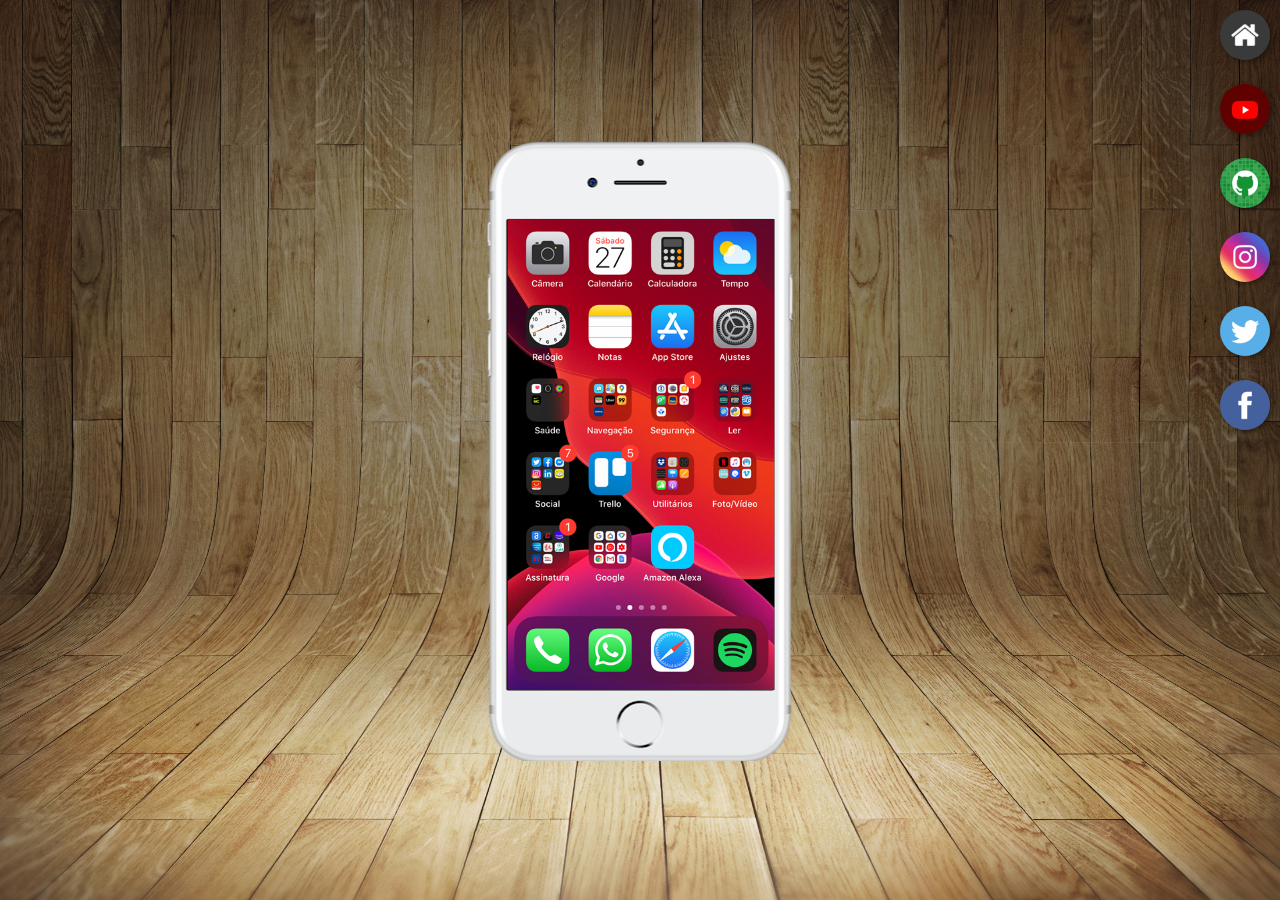
<file: index.html>
<!DOCTYPE html>
<html lang="pt-br">
<head>
    <meta charset="UTF-8">
    <meta http-equiv="X-UA-Compatible" content="IE=edge">
    <meta name="viewport" content="width=device-width, initial-scale=1.0">
    <title>Projeto redes Socias</title>
    <link rel="shortcut icon" href="favicon.ico" type="image/x-icon">
    <link rel="stylesheet" href="estilos/style.css">
</head>
<body>
    <main>
        <section id="telefone">
            <iframe src="home.html" frameborder="0" name="tela" id="tela">O navegador não e compativel.</iframe>
        </section>

            <section id="redes-sociais">
                <a href="home.html" target="tela"><img src="imagens/logo-home.jpg" alt="home"></a> <br>
                <a href="youtube.html" target="tela"><img src="imagens/logo-youtube.jpg" alt="Youtube"></a><br>
                <a href="githuub.html" target="tela"><img src="imagens/logo-github.jpg" alt="Github"></a><br>
                <a href="insta.html" target="tela"><img src="imagens/logo-instagram.jpg" alt="Insta"></a><br>
                <a href="twitter.html" target="tela"><img src="imagens/logo-twitter.jpg" alt="twitter"></a><br>
                <a href="face.html" target="tela"><img src="imagens/logo-facebook.jpg" alt="facebook"></a>
        
            </section>
    </main>
    
</body>
</html>
</file>
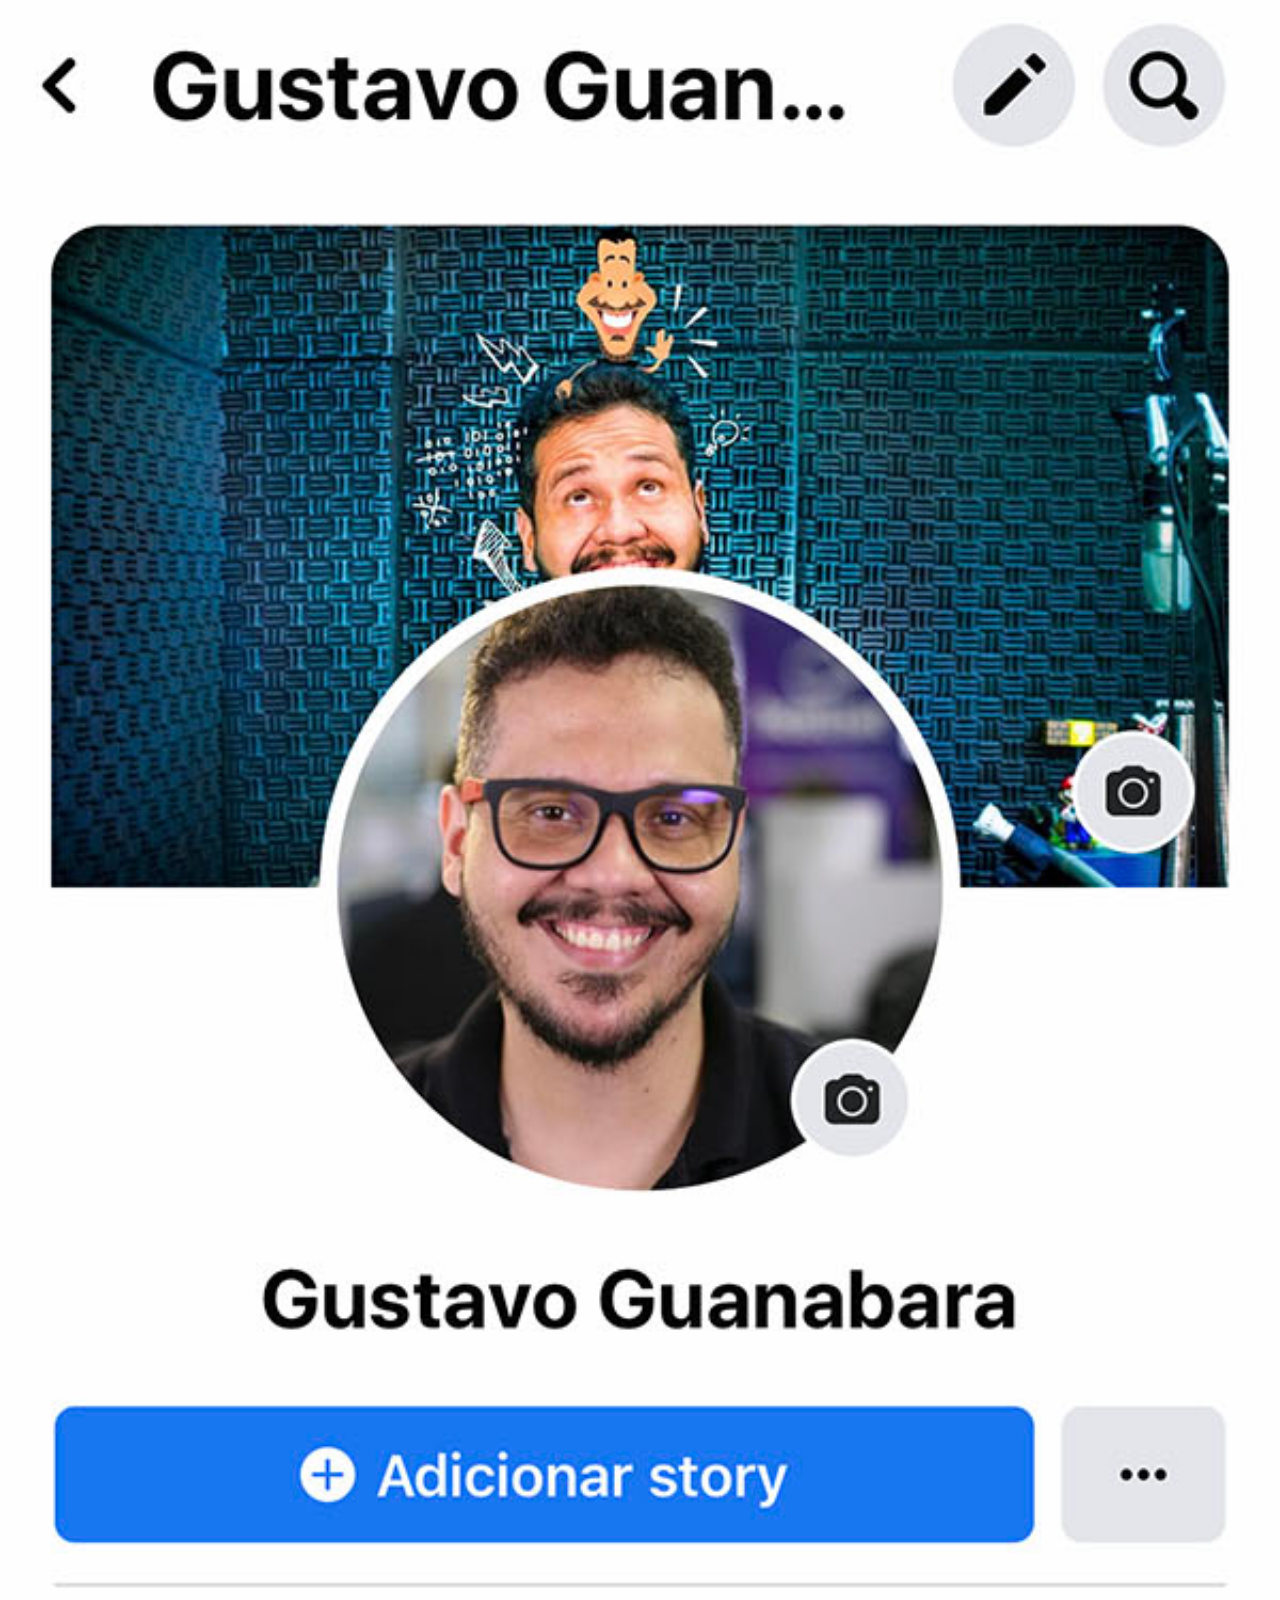
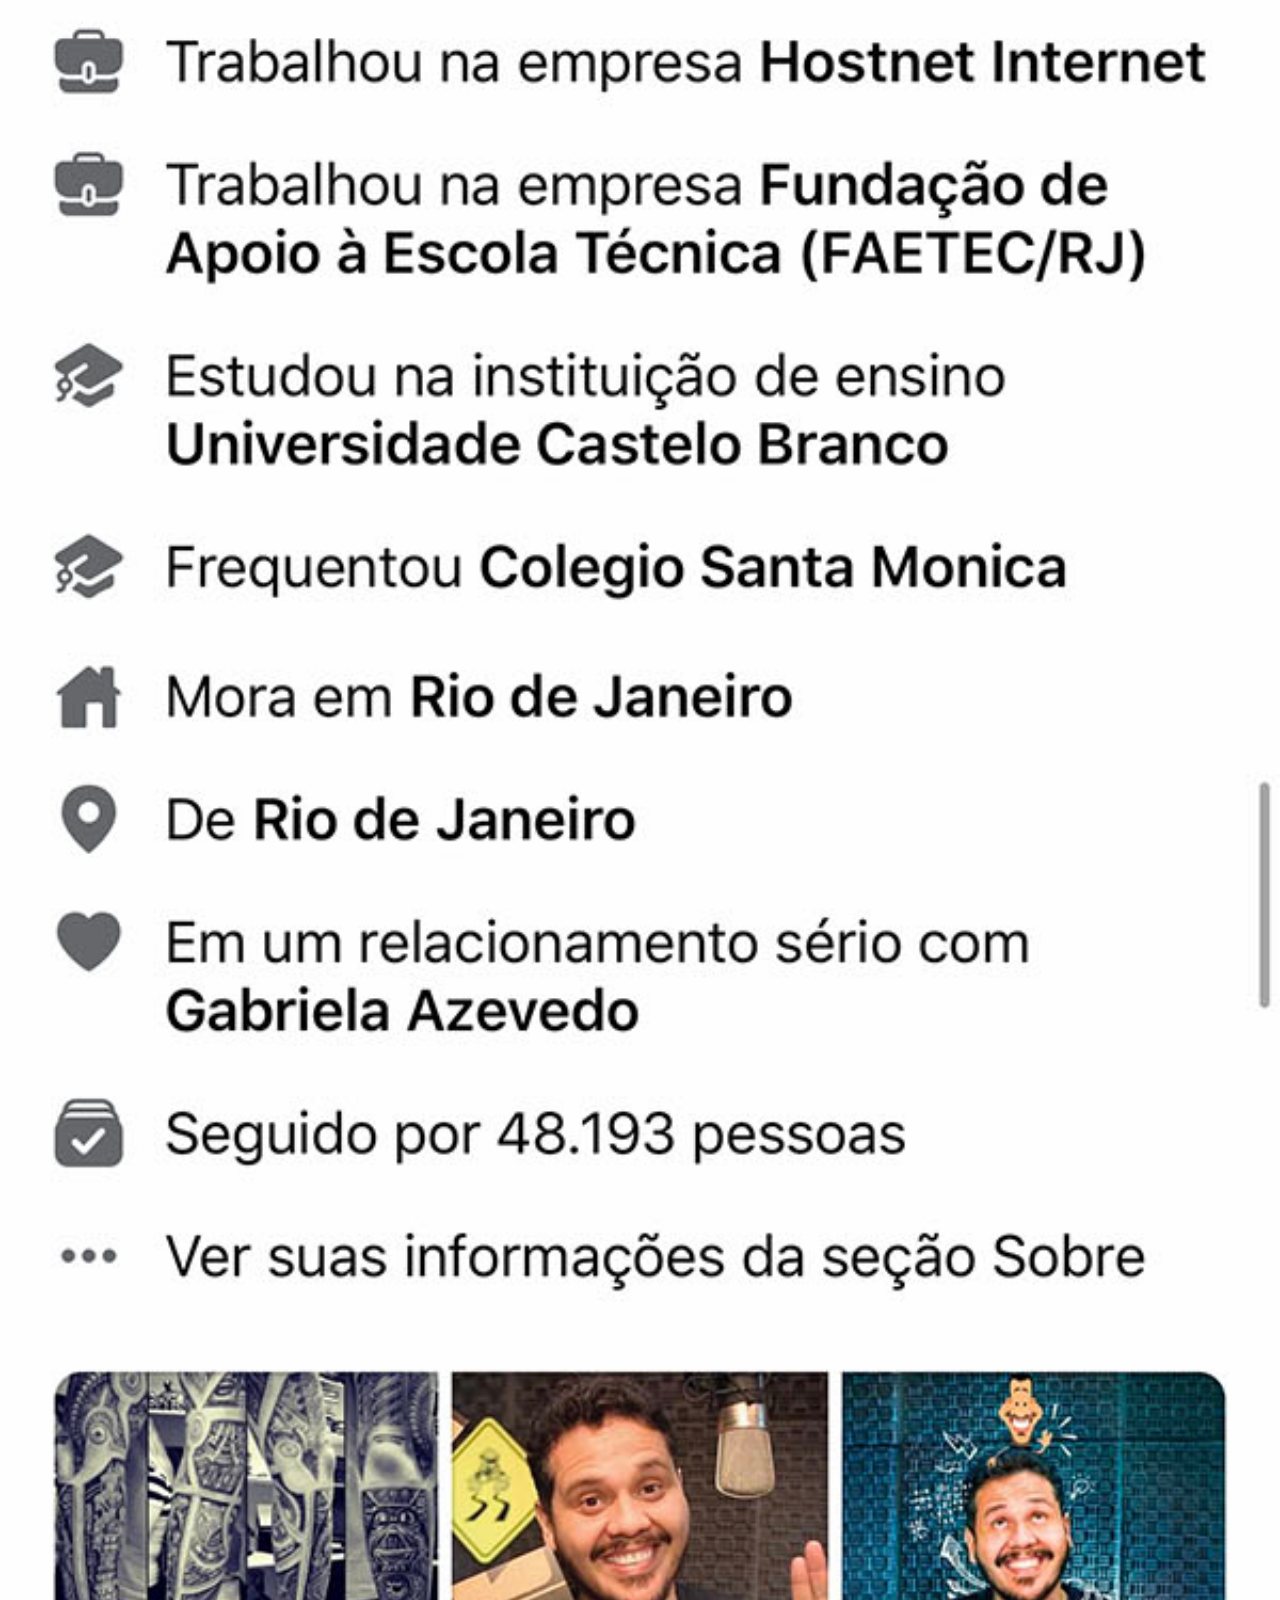
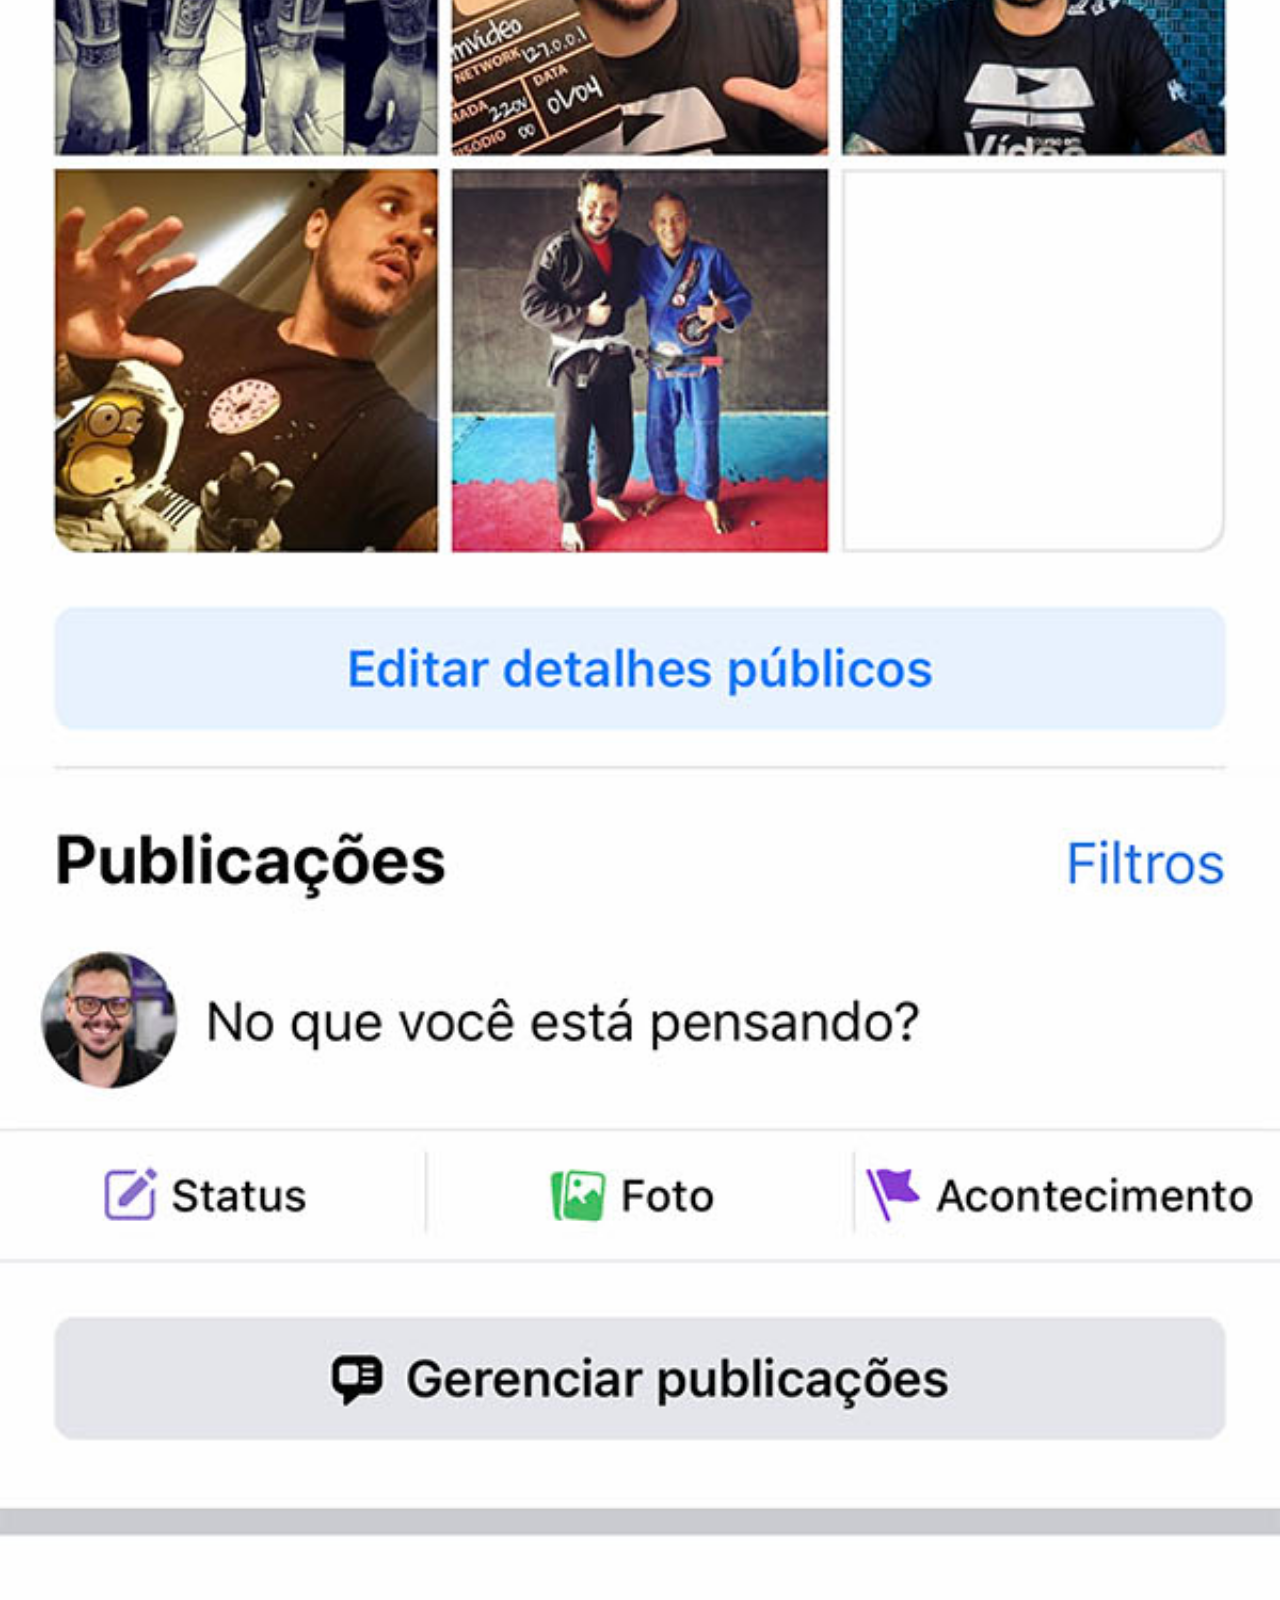
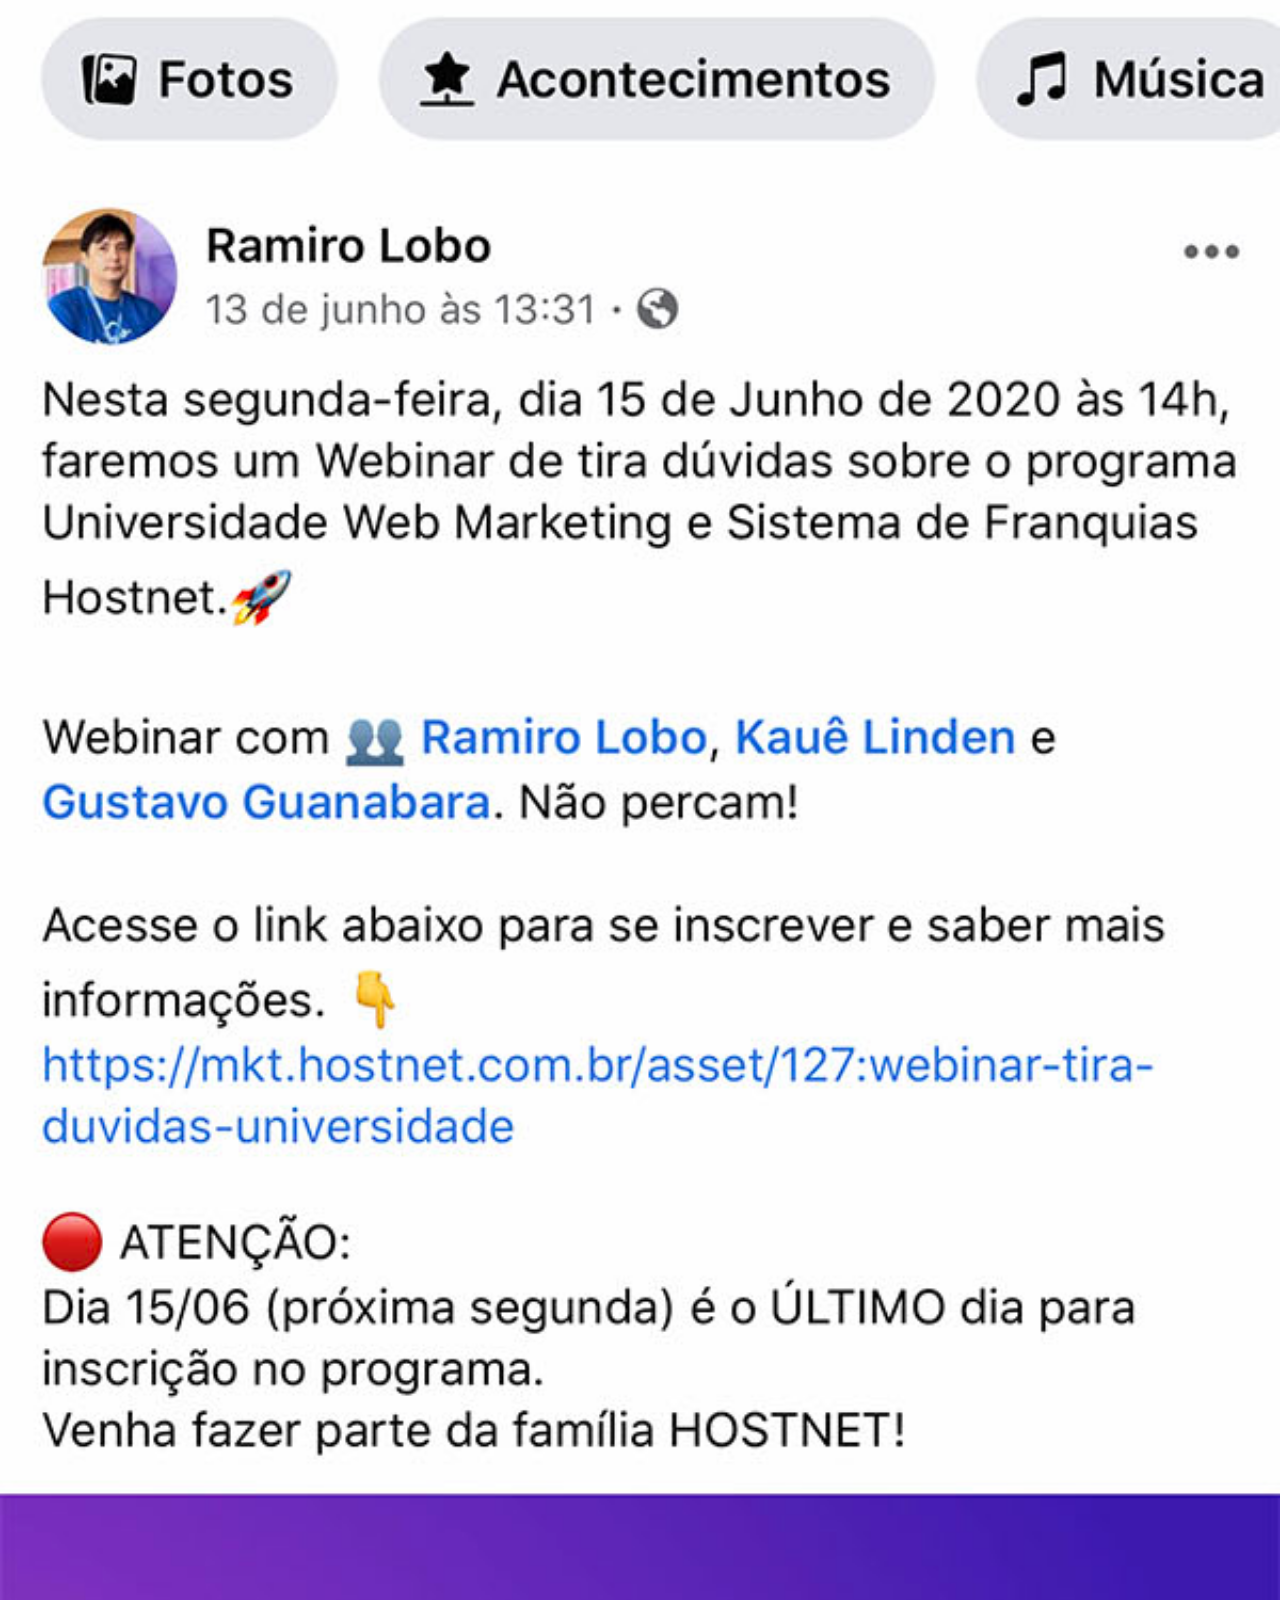
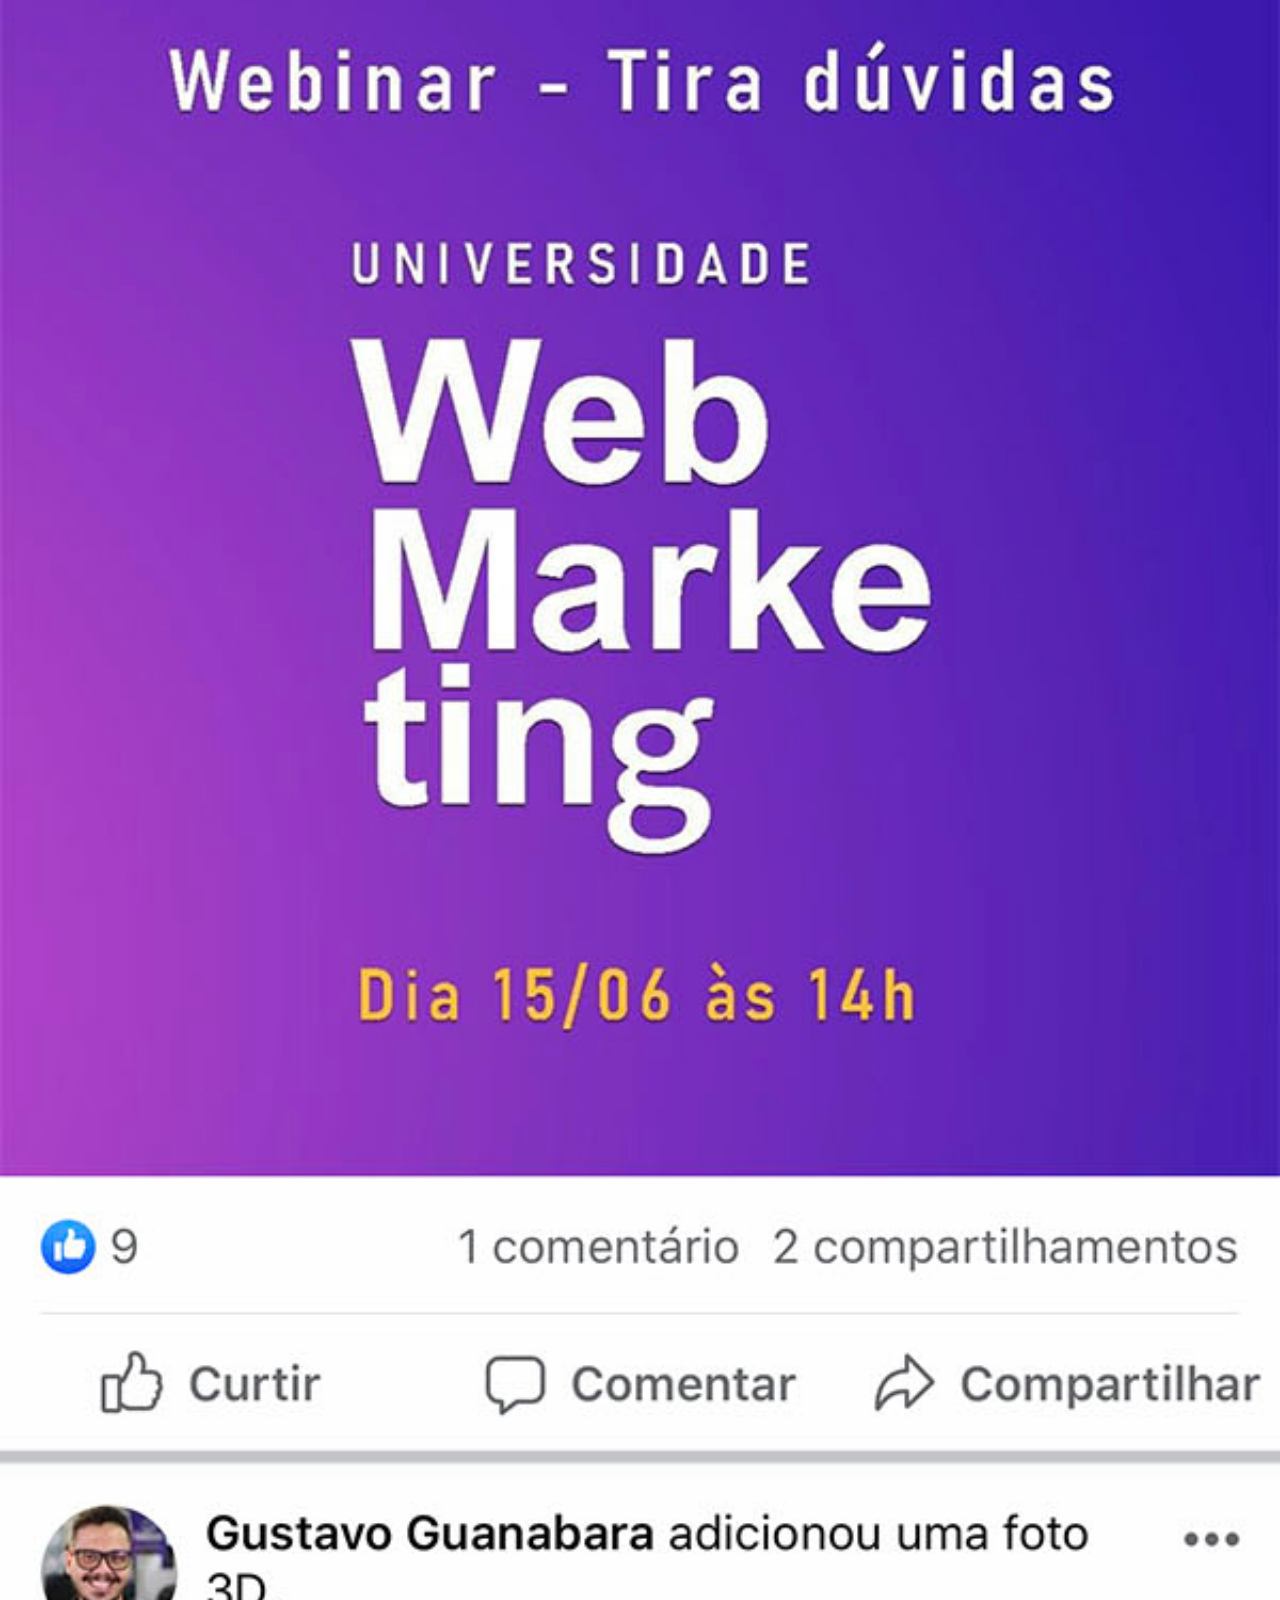
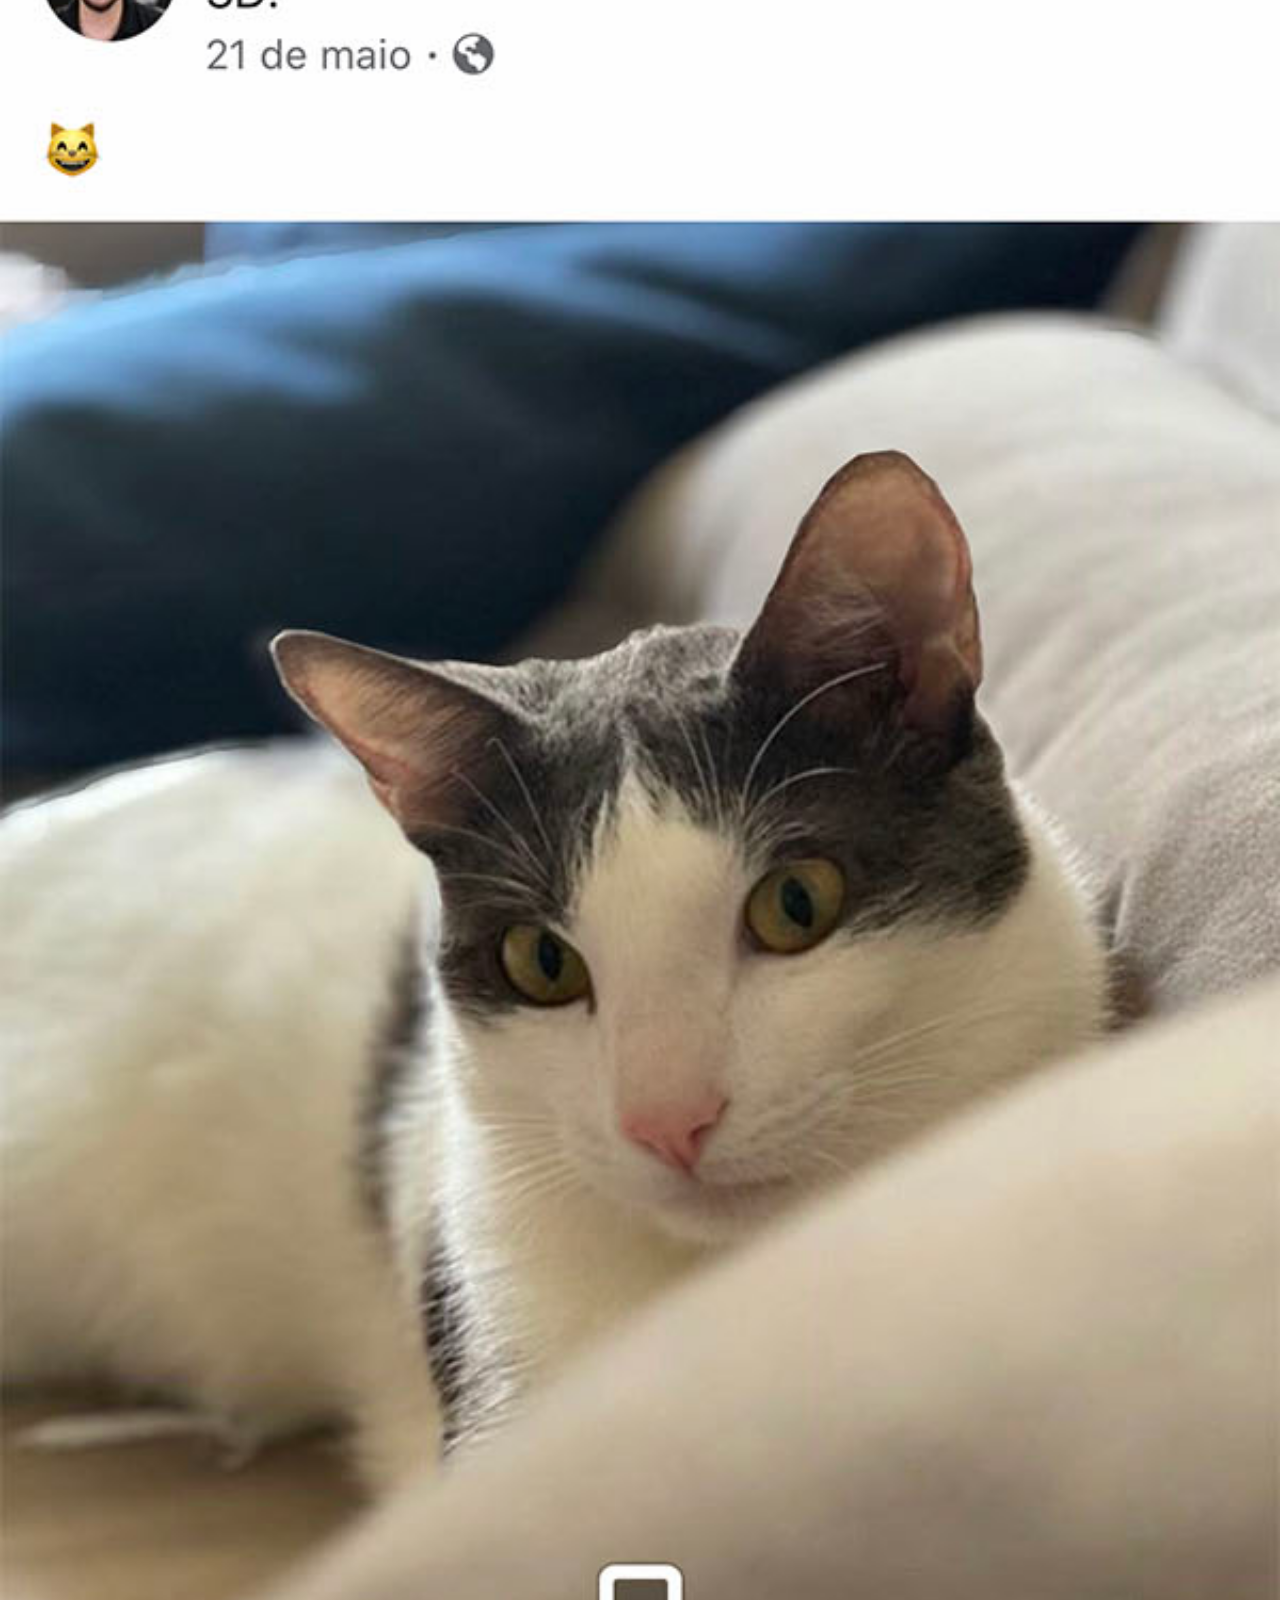
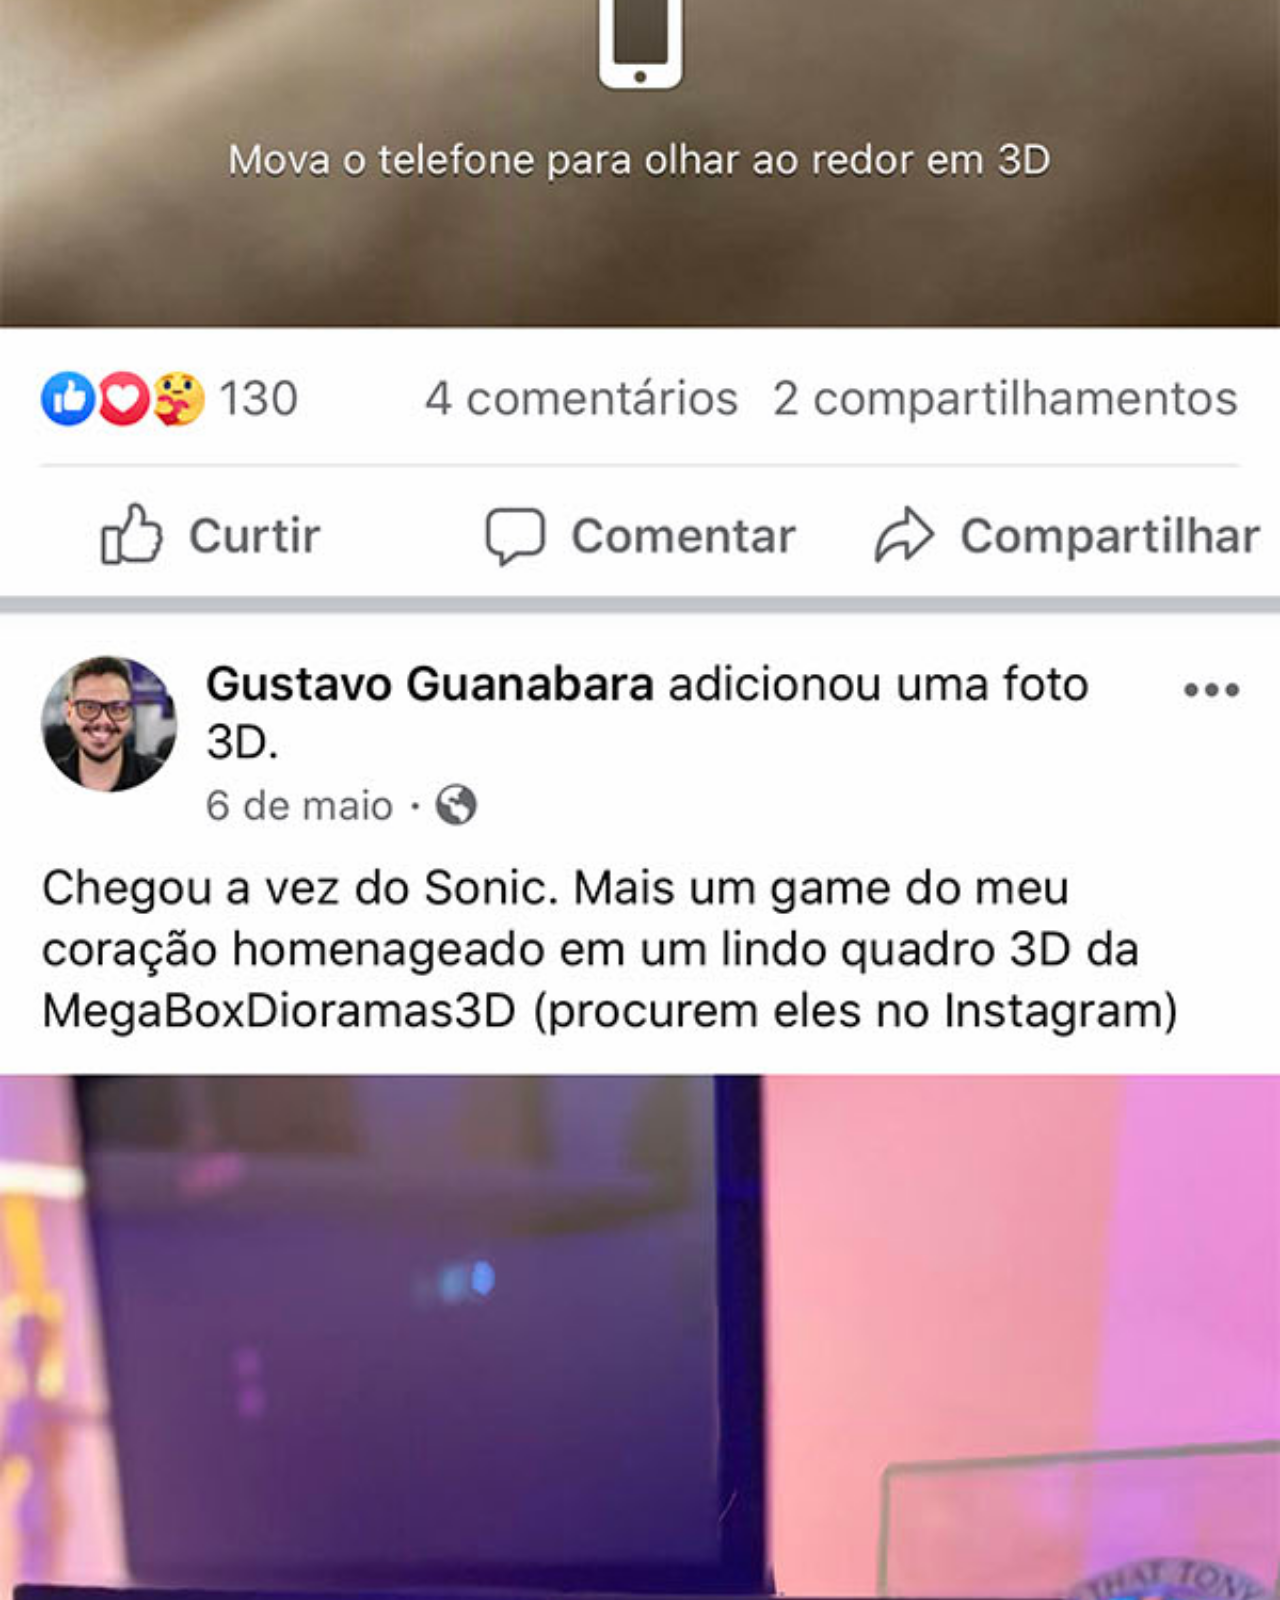
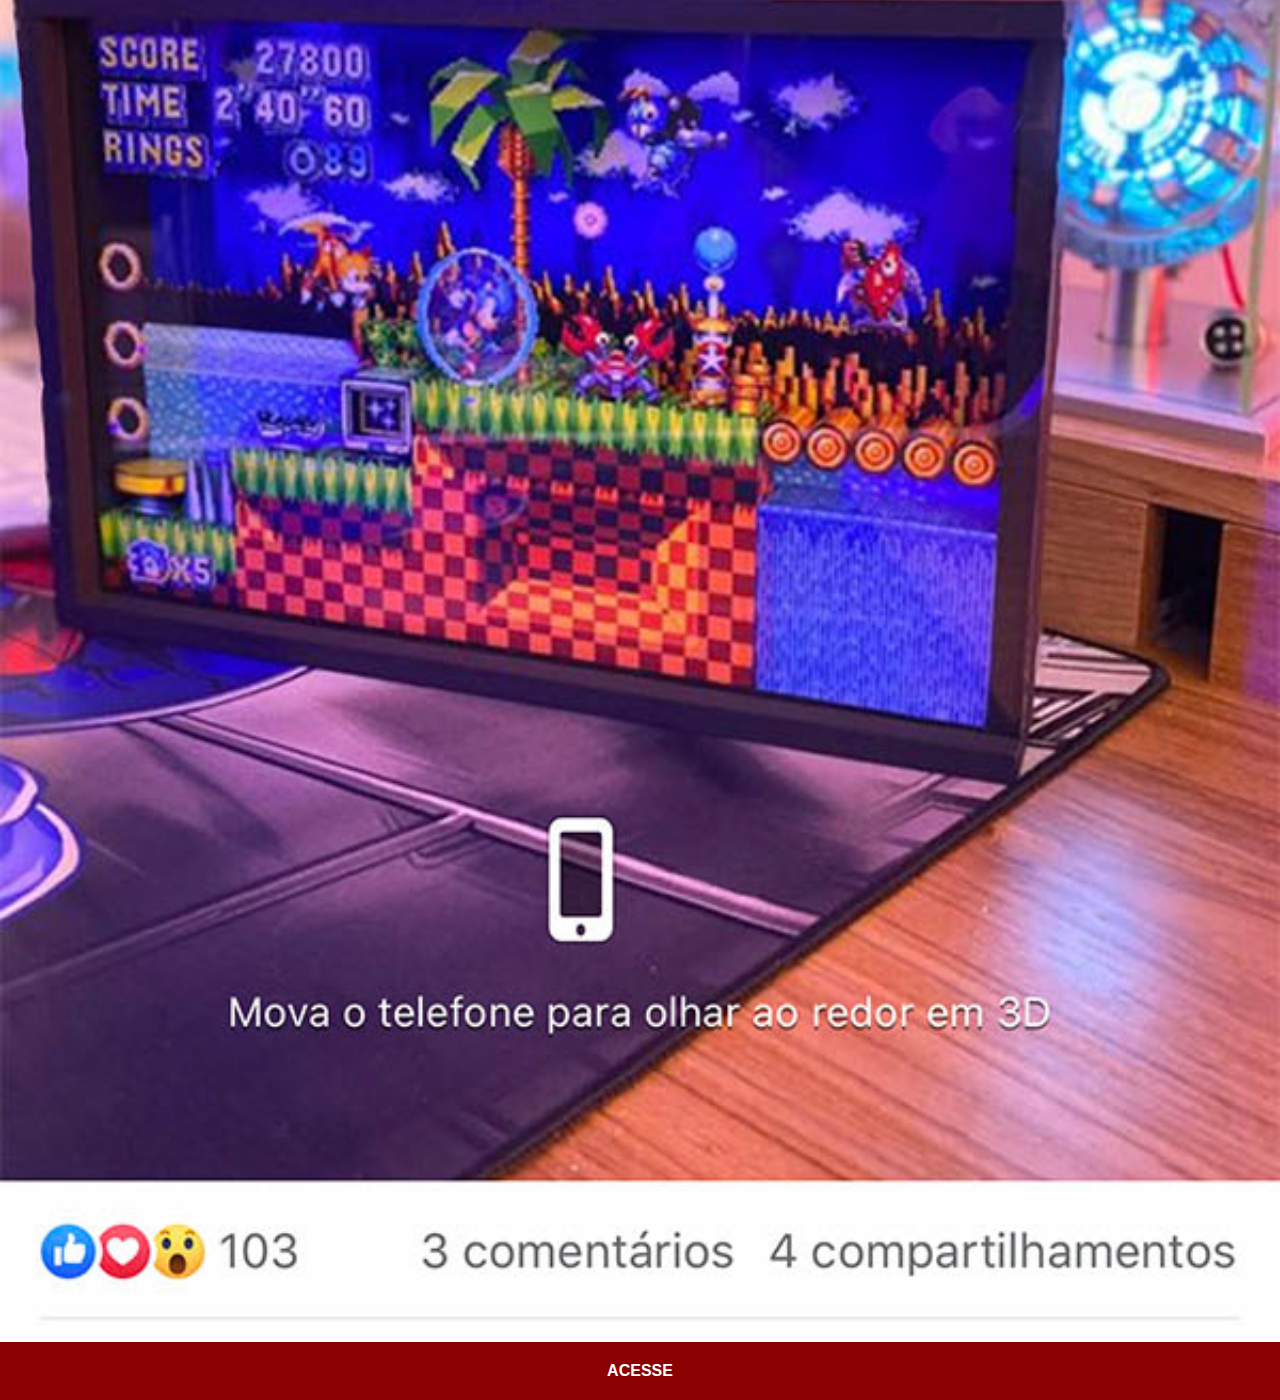
<file: face.html>
<!DOCTYPE html>
<html lang="pt-br">
<head>
    <meta charset="UTF-8">
    <meta http-equiv="X-UA-Compatible" content="IE=edge">
    <meta name="viewport" content="width=device-width, initial-scale=1.0">
    <title>Facebook</title>
    <link rel="stylesheet" href="estilos/css.css">
</head>
<body>
    <img src="imagens/tela-facebook.jpg" alt="facebook">
    <a href="https://www.facebook.com/gustavoguanabara/" target="_blank">ACESSE</a>
</body>
</html>
</file>
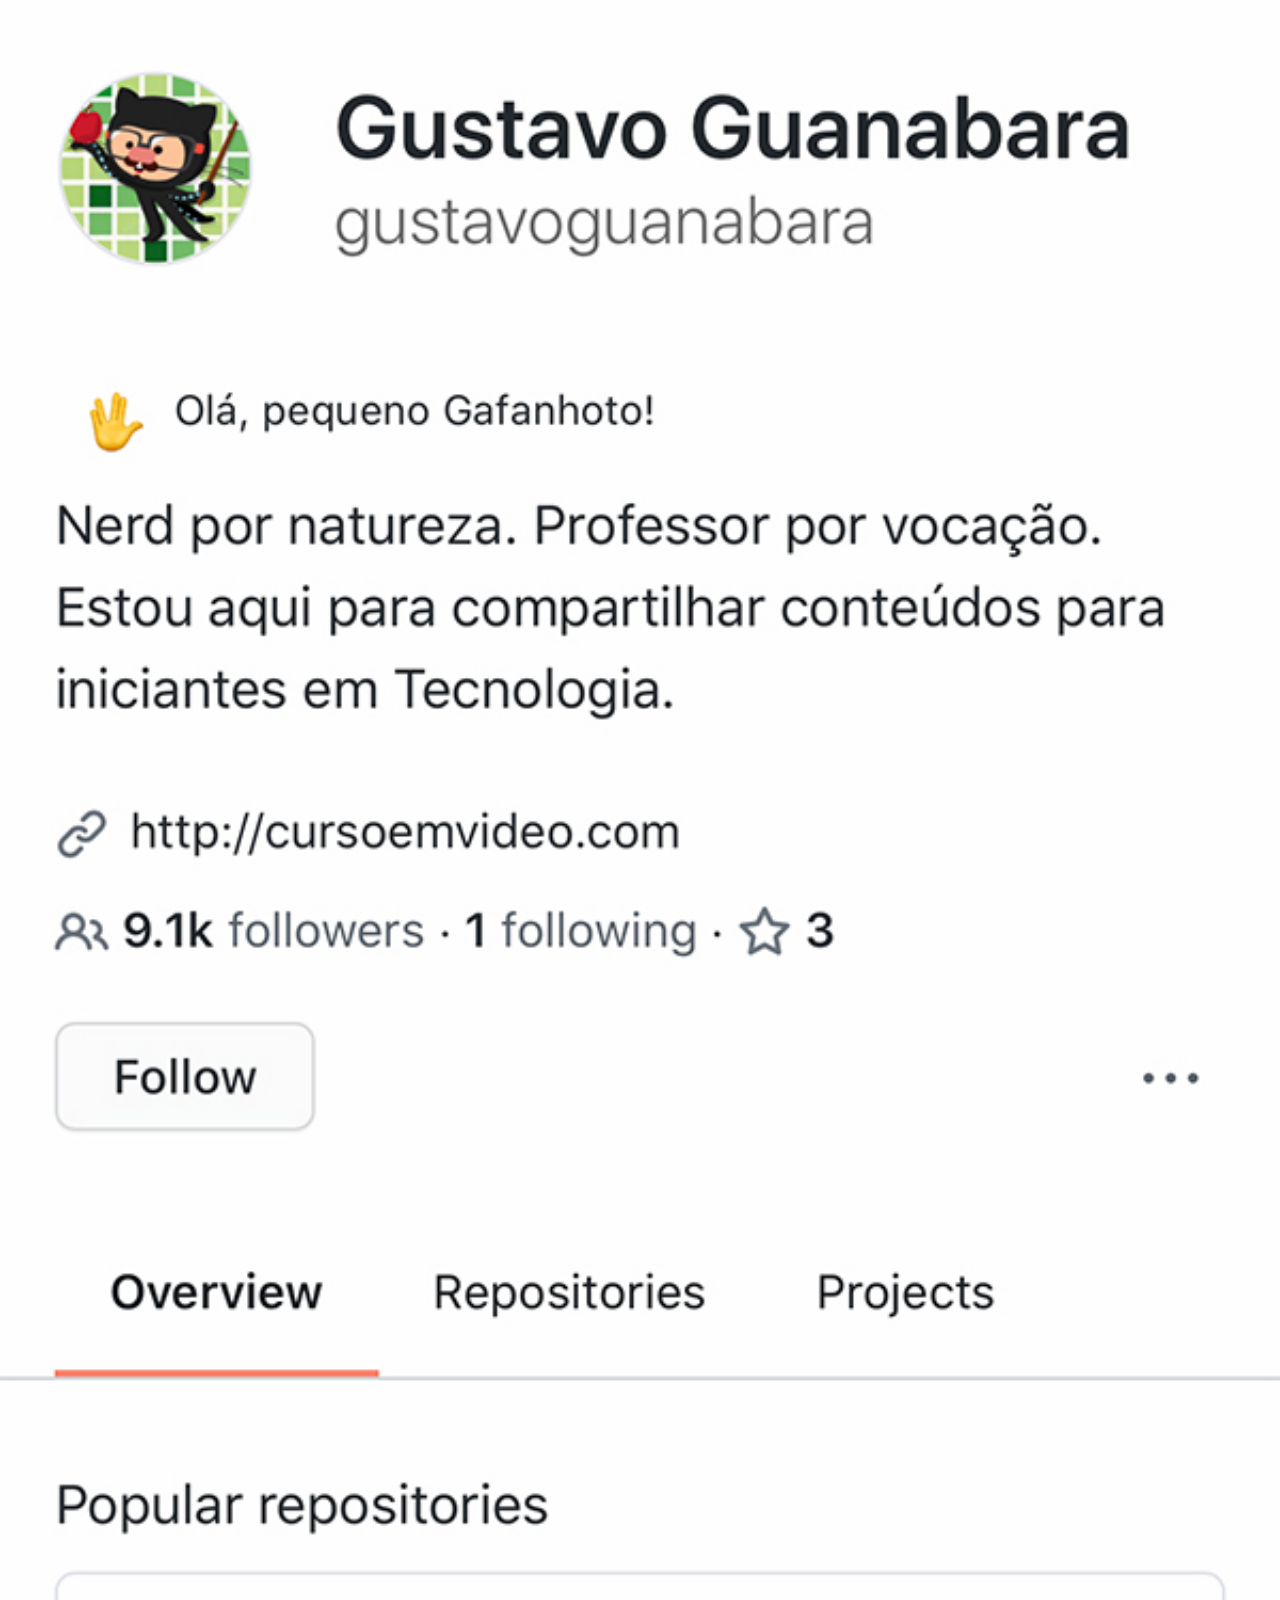
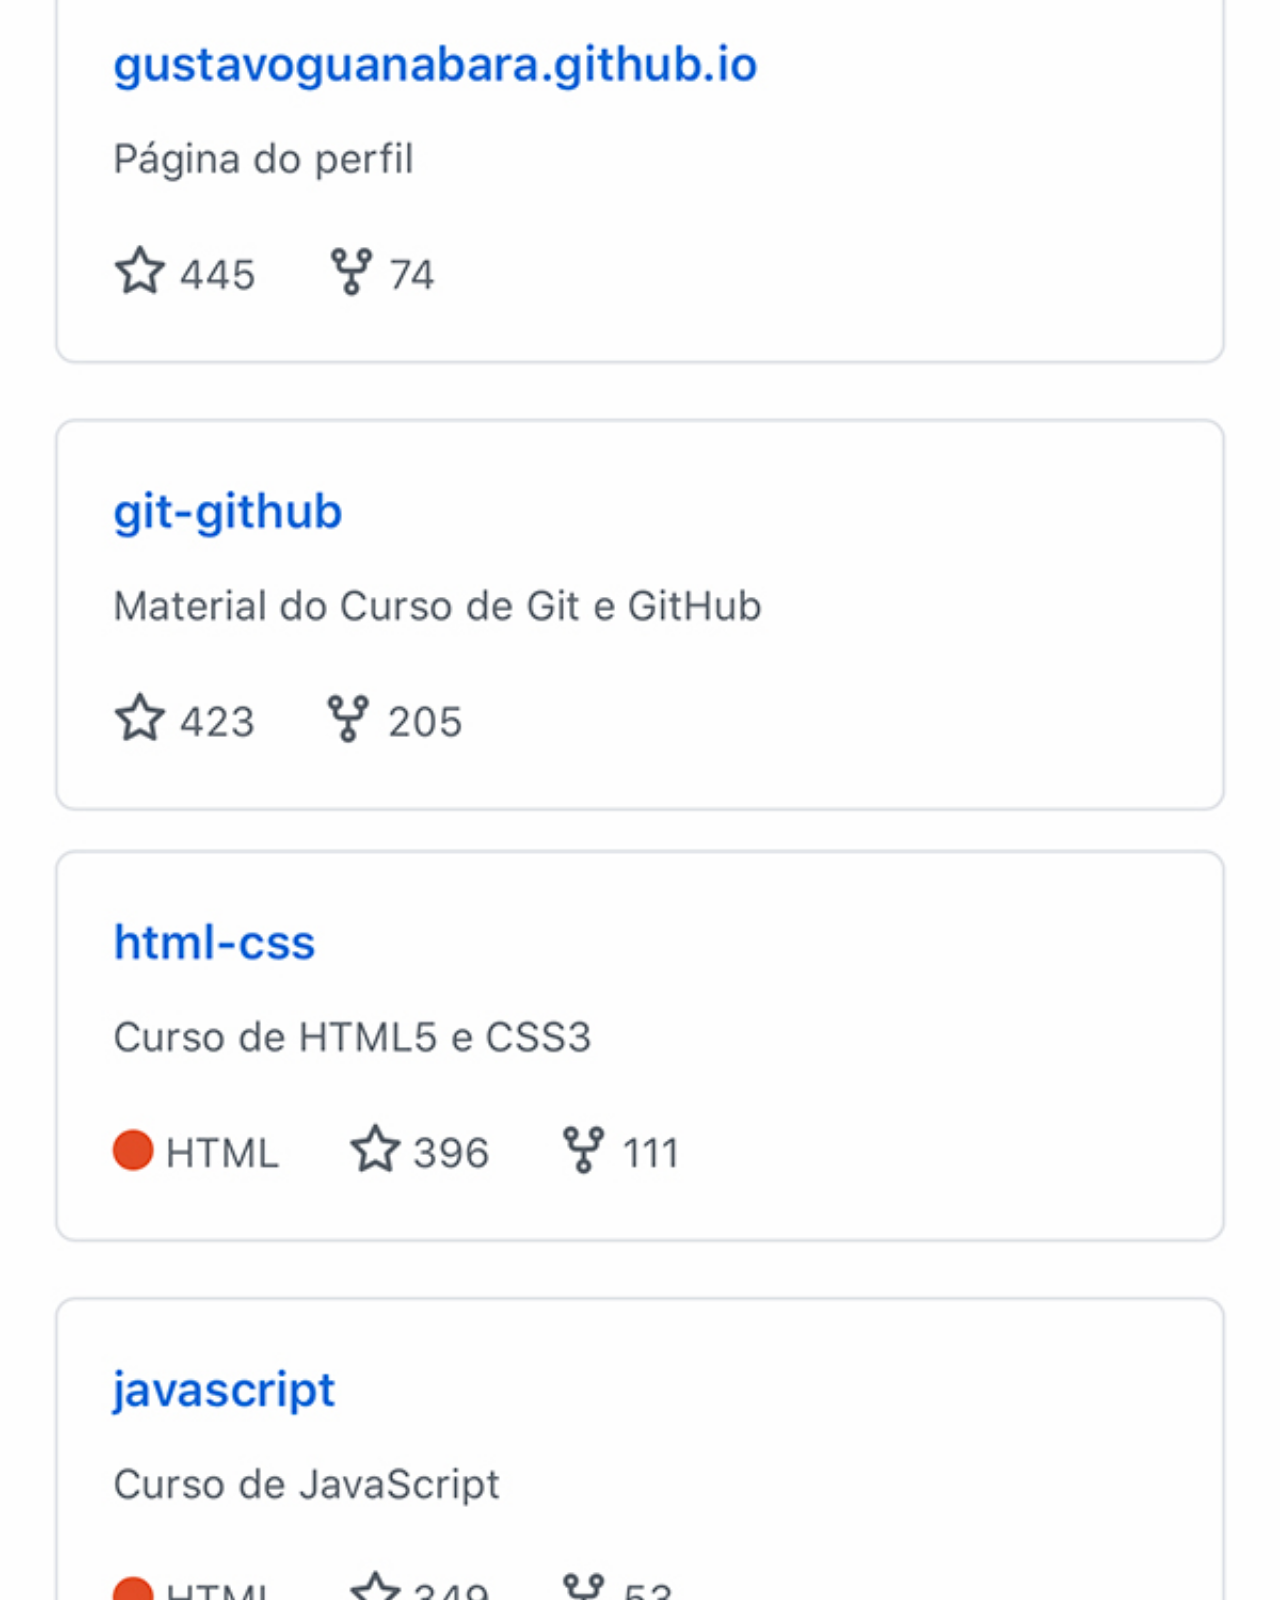
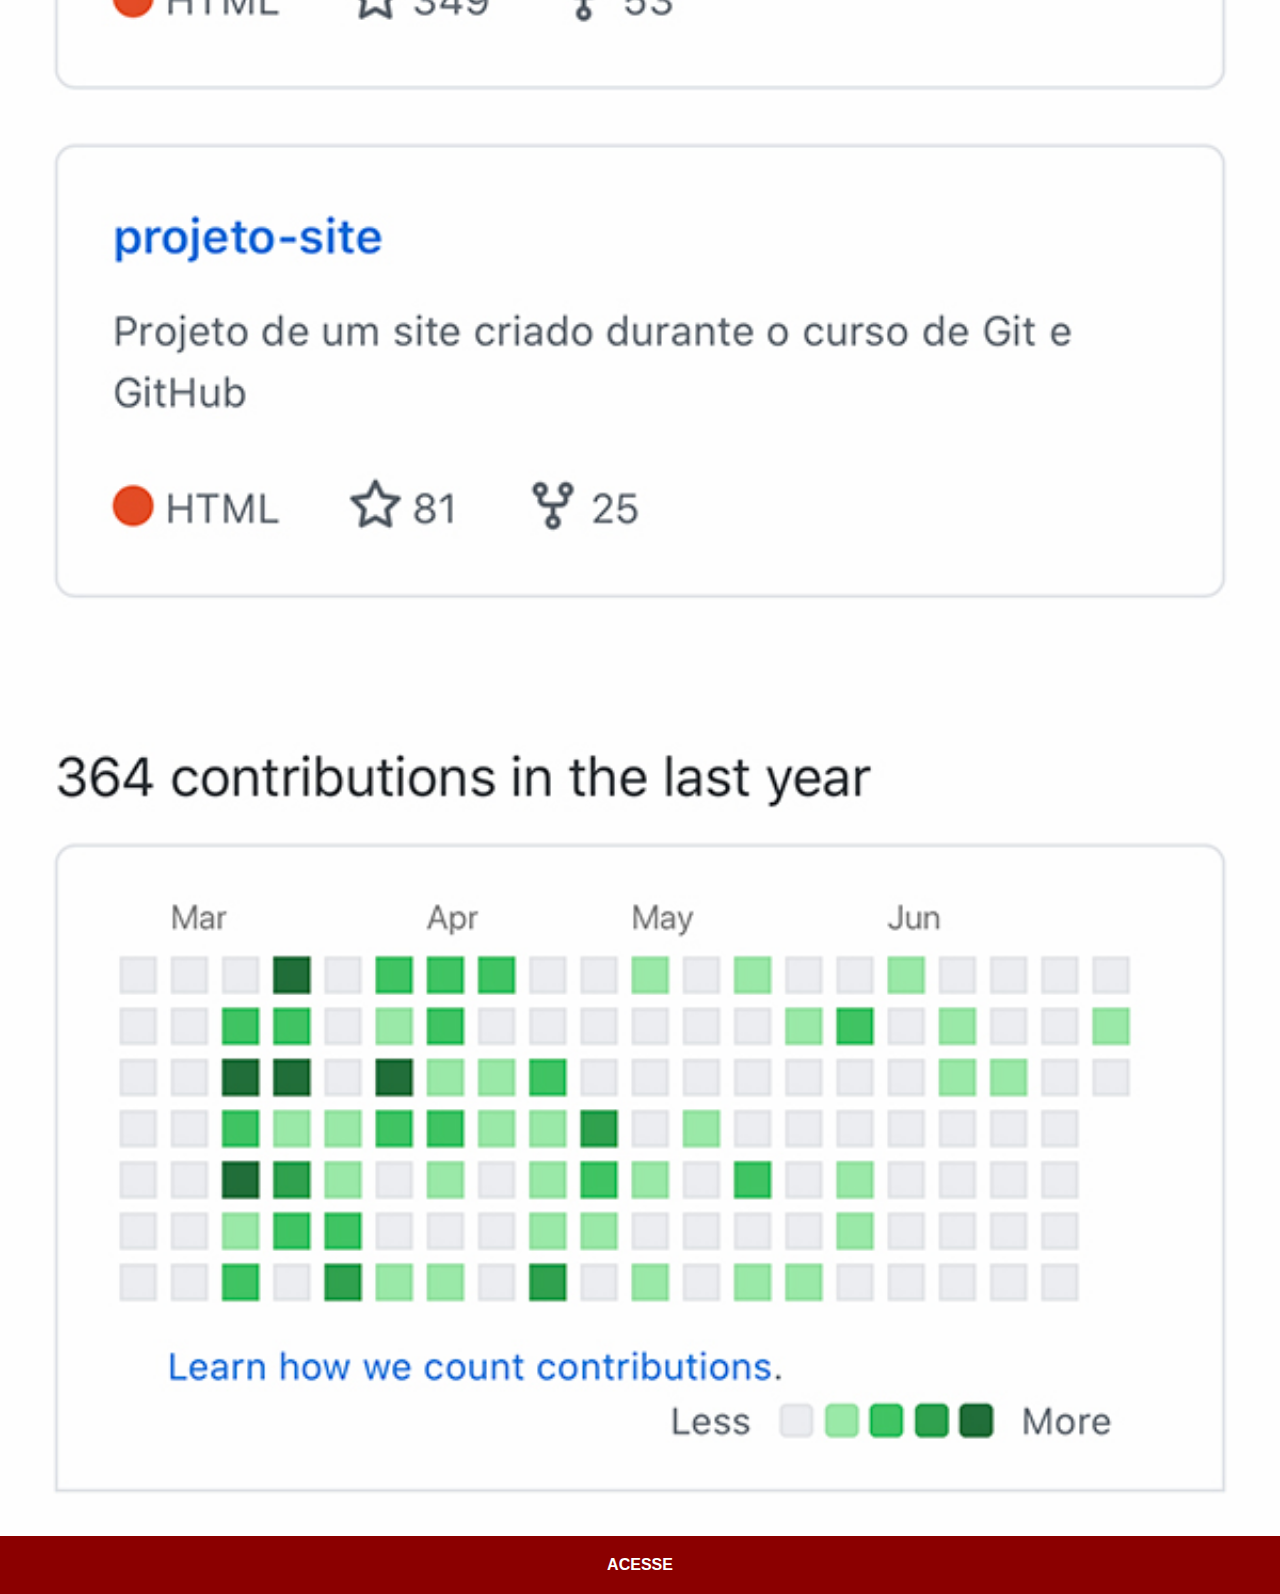
<file: githuub.html>
<!DOCTYPE html>
<html lang="pt-br">
<head>
    <meta charset="UTF-8">
    <meta http-equiv="X-UA-Compatible" content="IE=edge">
    <meta name="viewport" content="width=device-width, initial-scale=1.0">
    <title>Github</title>
    <link rel="stylesheet" href="estilos/css.css">
</head>
<body>
    <img src="imagens/tela-github.jpg" alt="github">
    <a href="https://github.com/gustavoguanabara/" target="_blank">ACESSE</a>
</body>
</html>
</file>
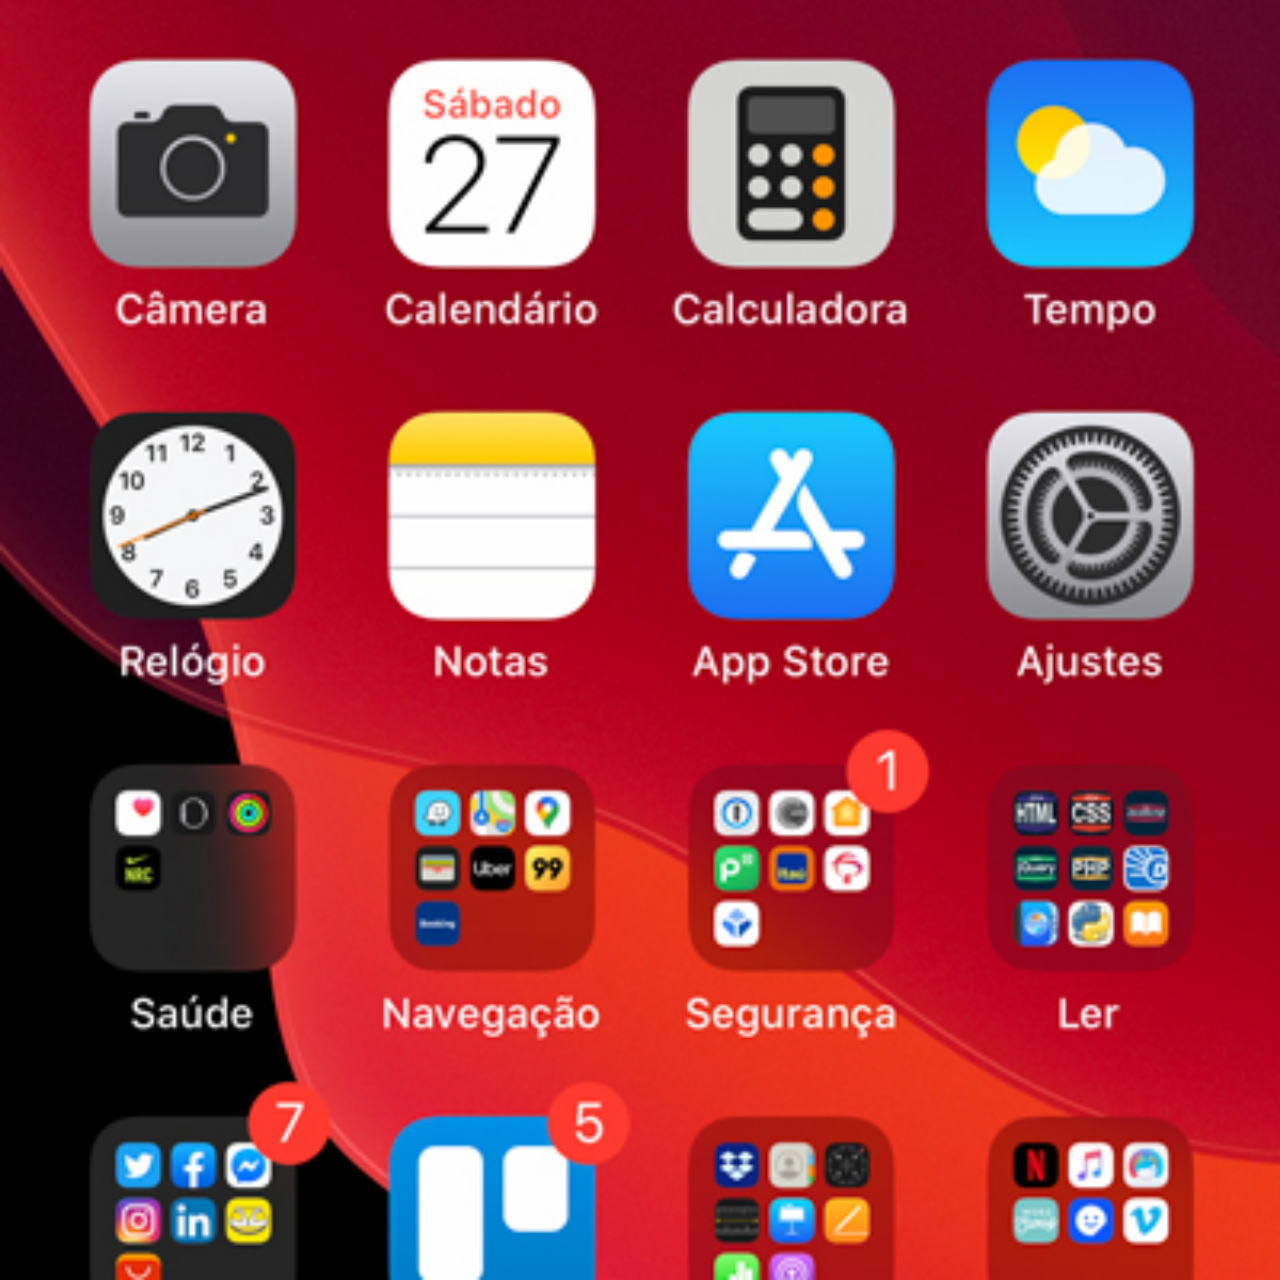
<file: home.html>
<!DOCTYPE html>
<html lang="pt-br">
<head>
    <meta charset="UTF-8">
    <meta http-equiv="X-UA-Compatible" content="IE=edge">
    <meta name="viewport" content="width=device-width, initial-scale=1.0">
    <title>Home</title>
    <style>
        *{
            margin: 0px;
            padding: 0px;
        }

         body{
            width: 100vw;
            height: 100vw;
            background: black url('imagens/tela-home.jpg') no-repeat top center;
            background-size: cover;
           
         }
    </style>
</head>
<body>
    
</body>
</html>
</file>
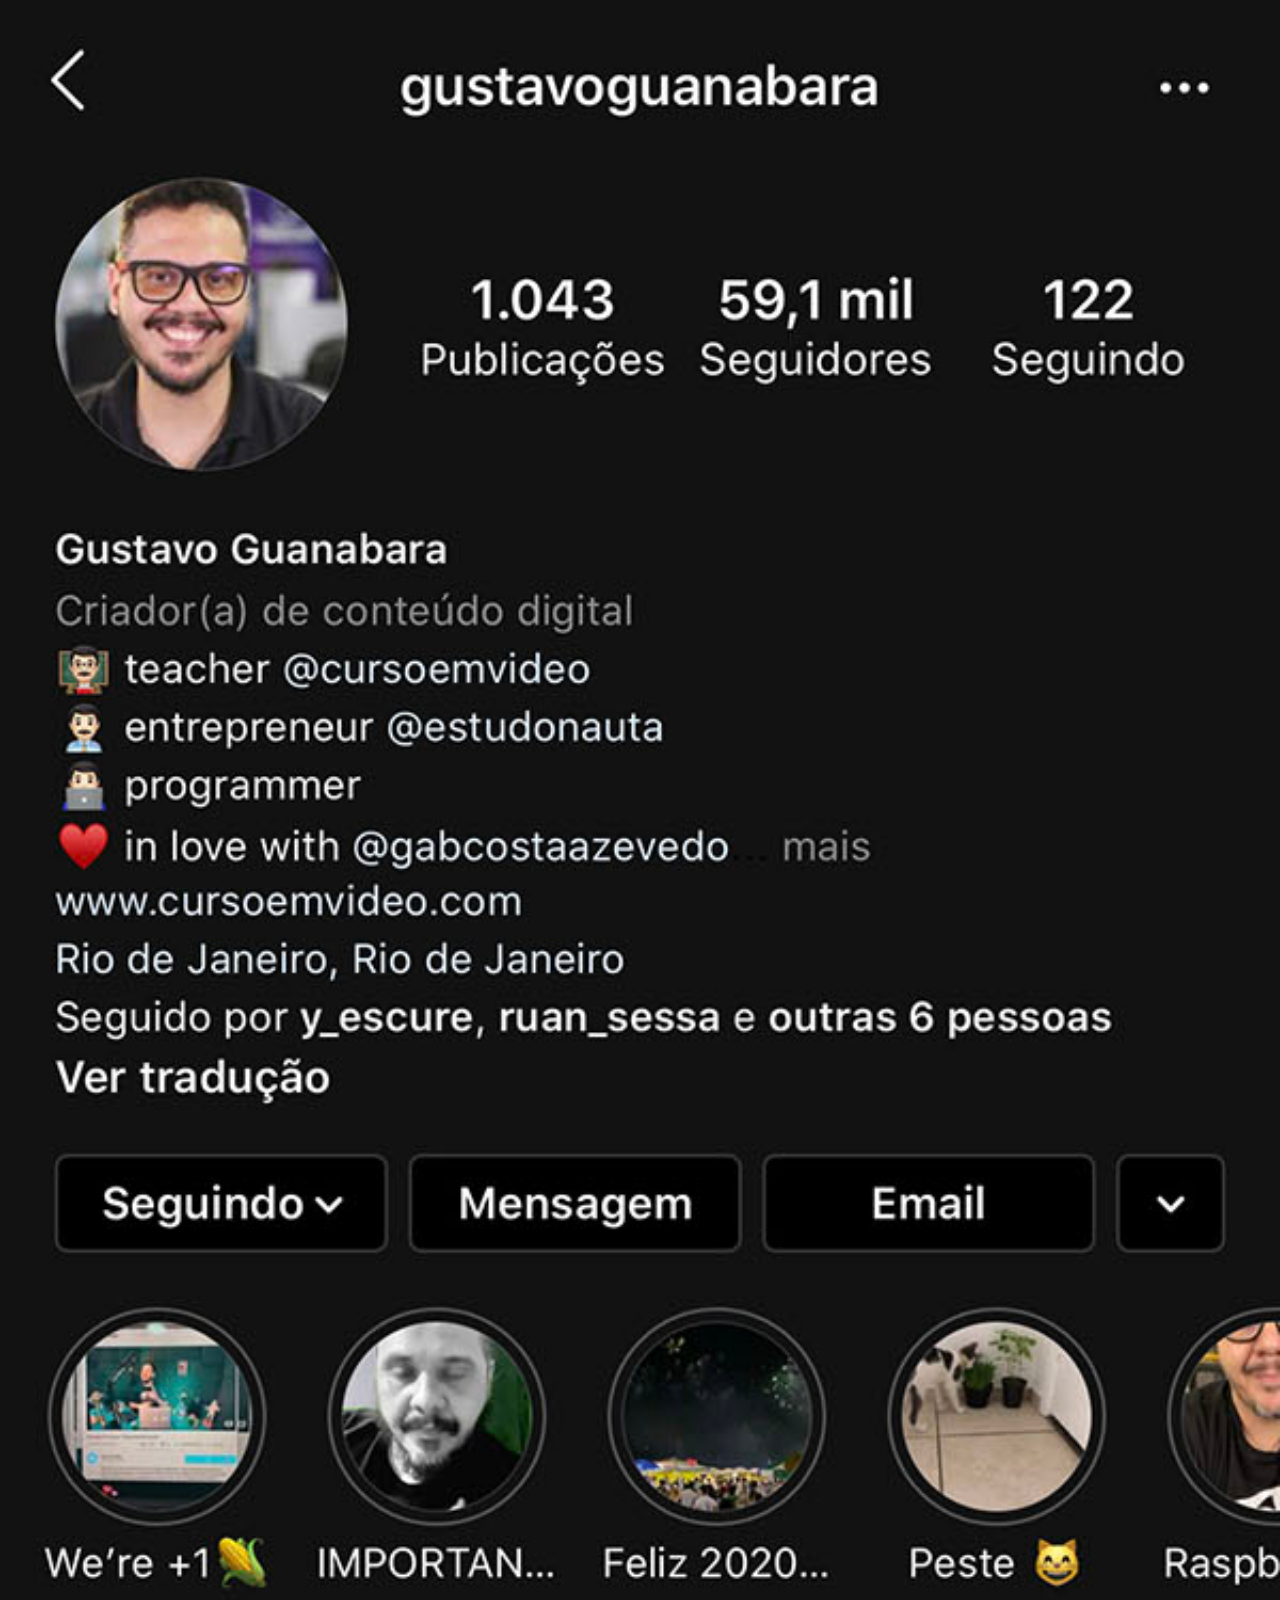
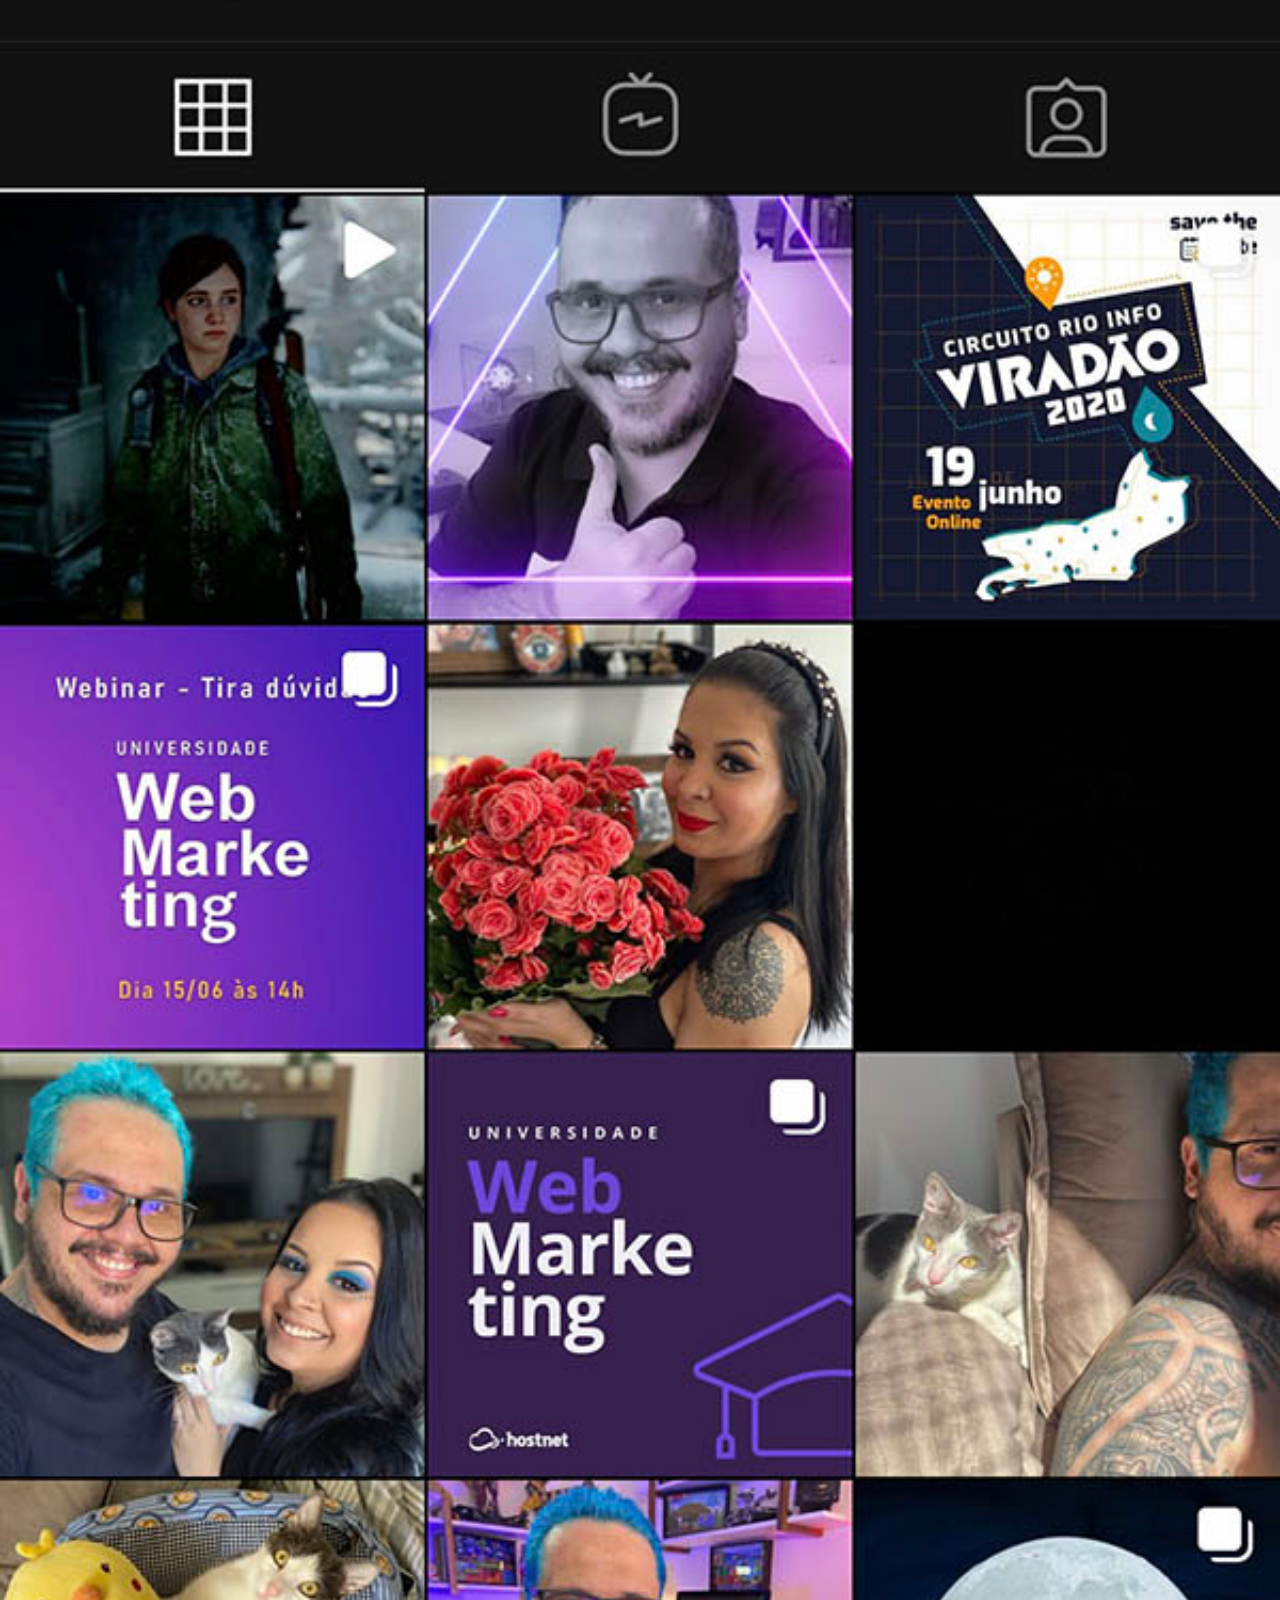
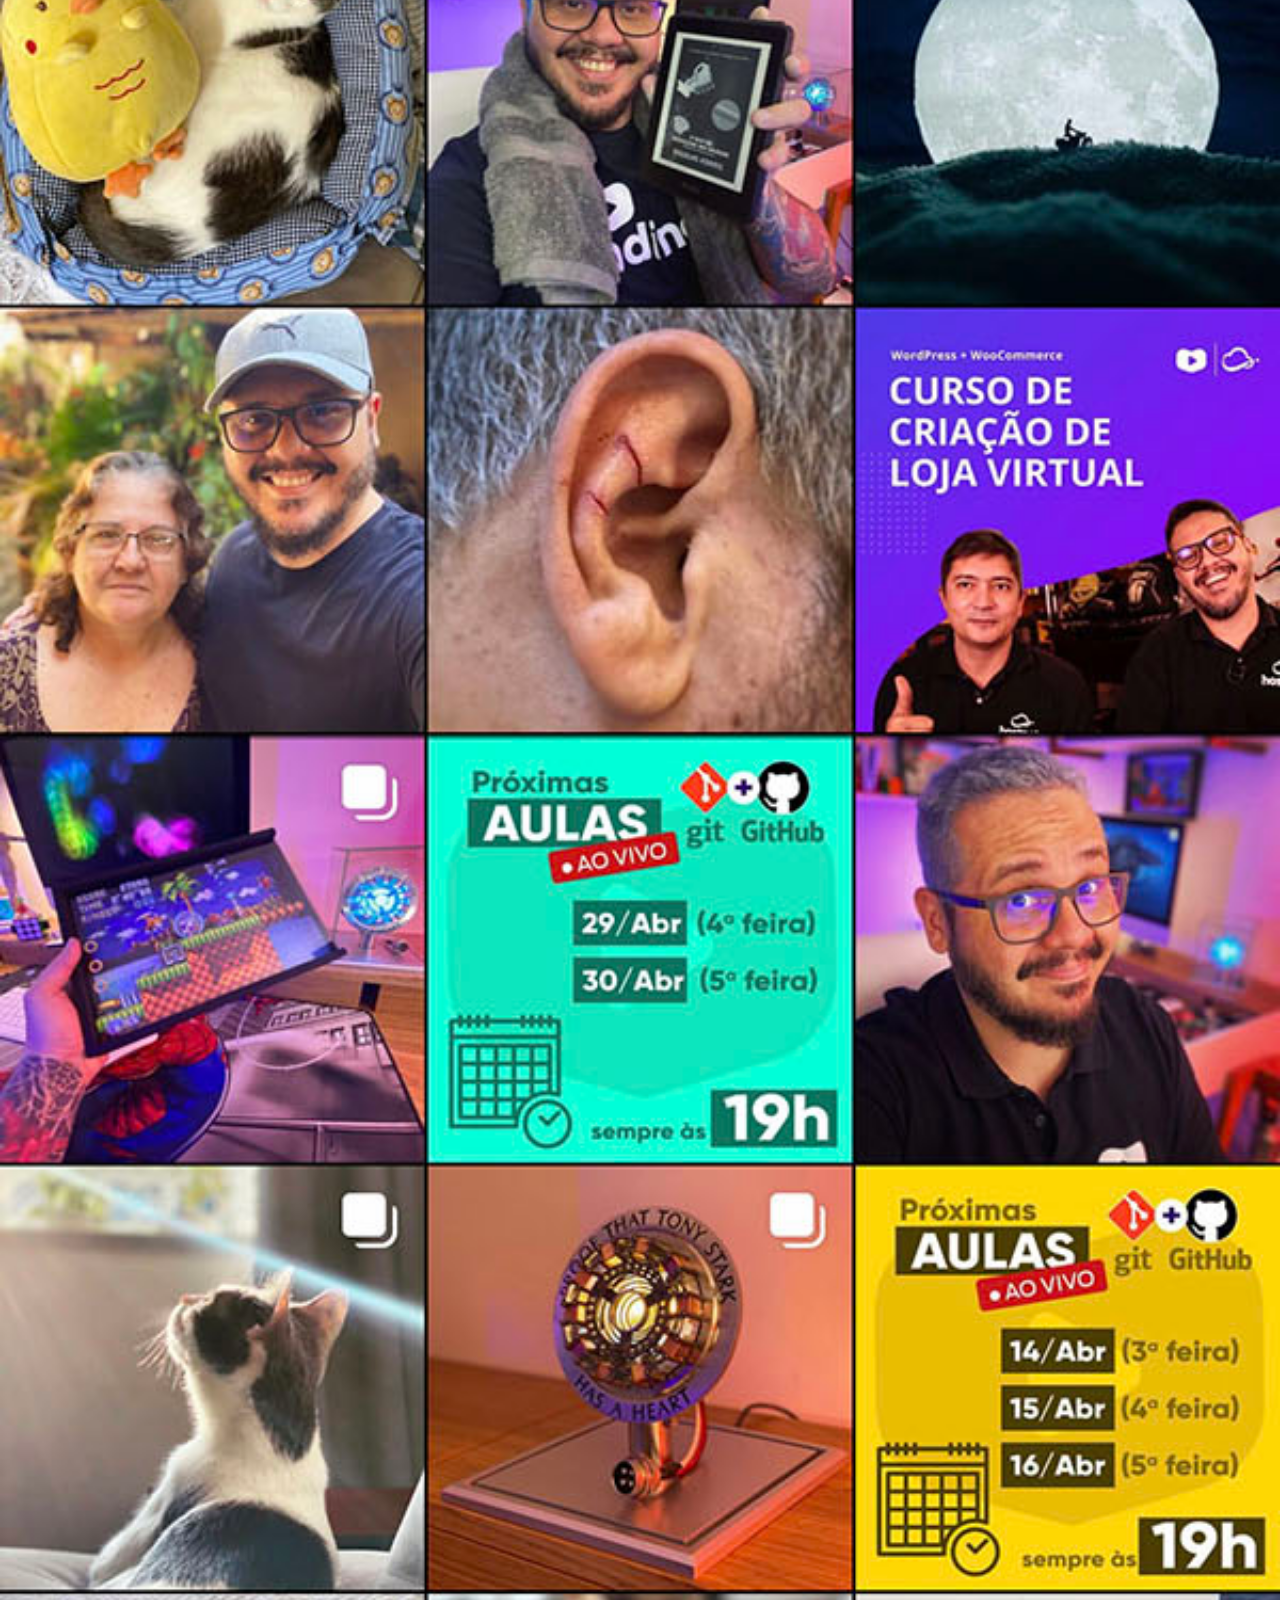
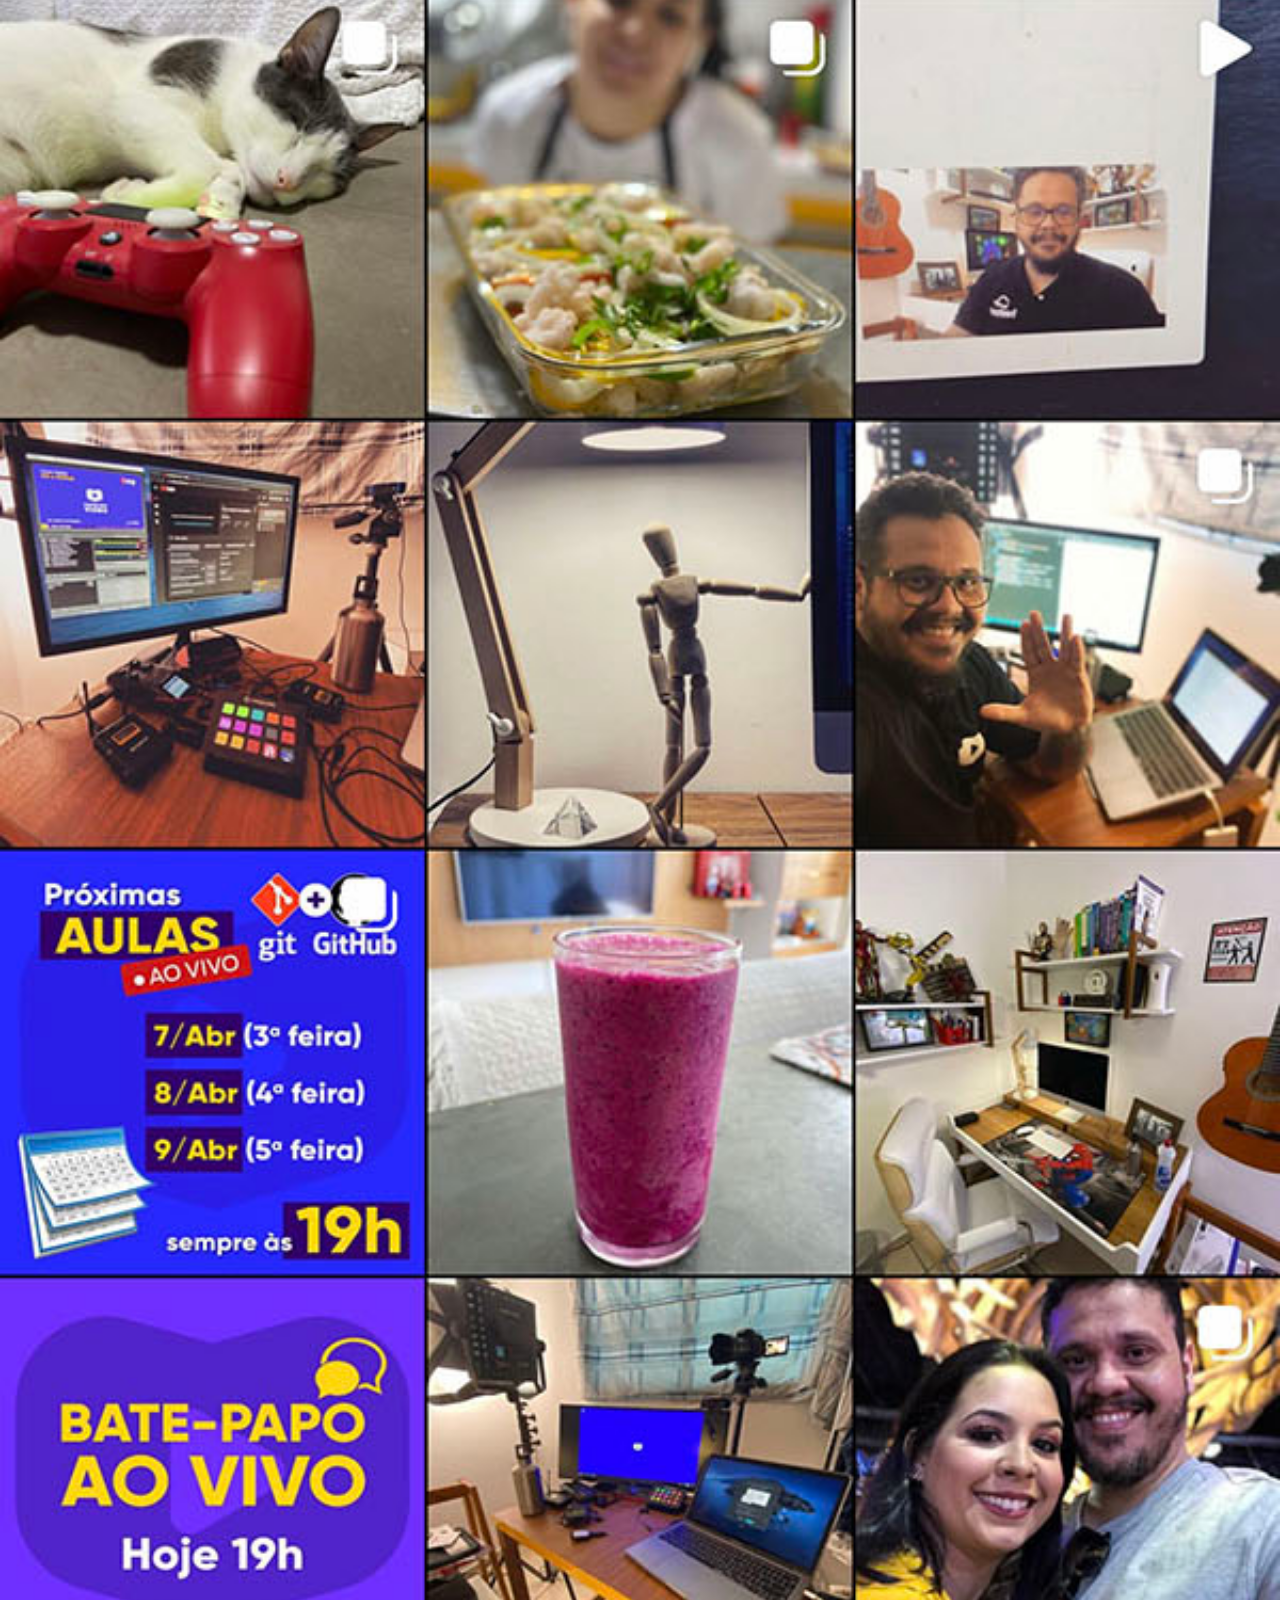
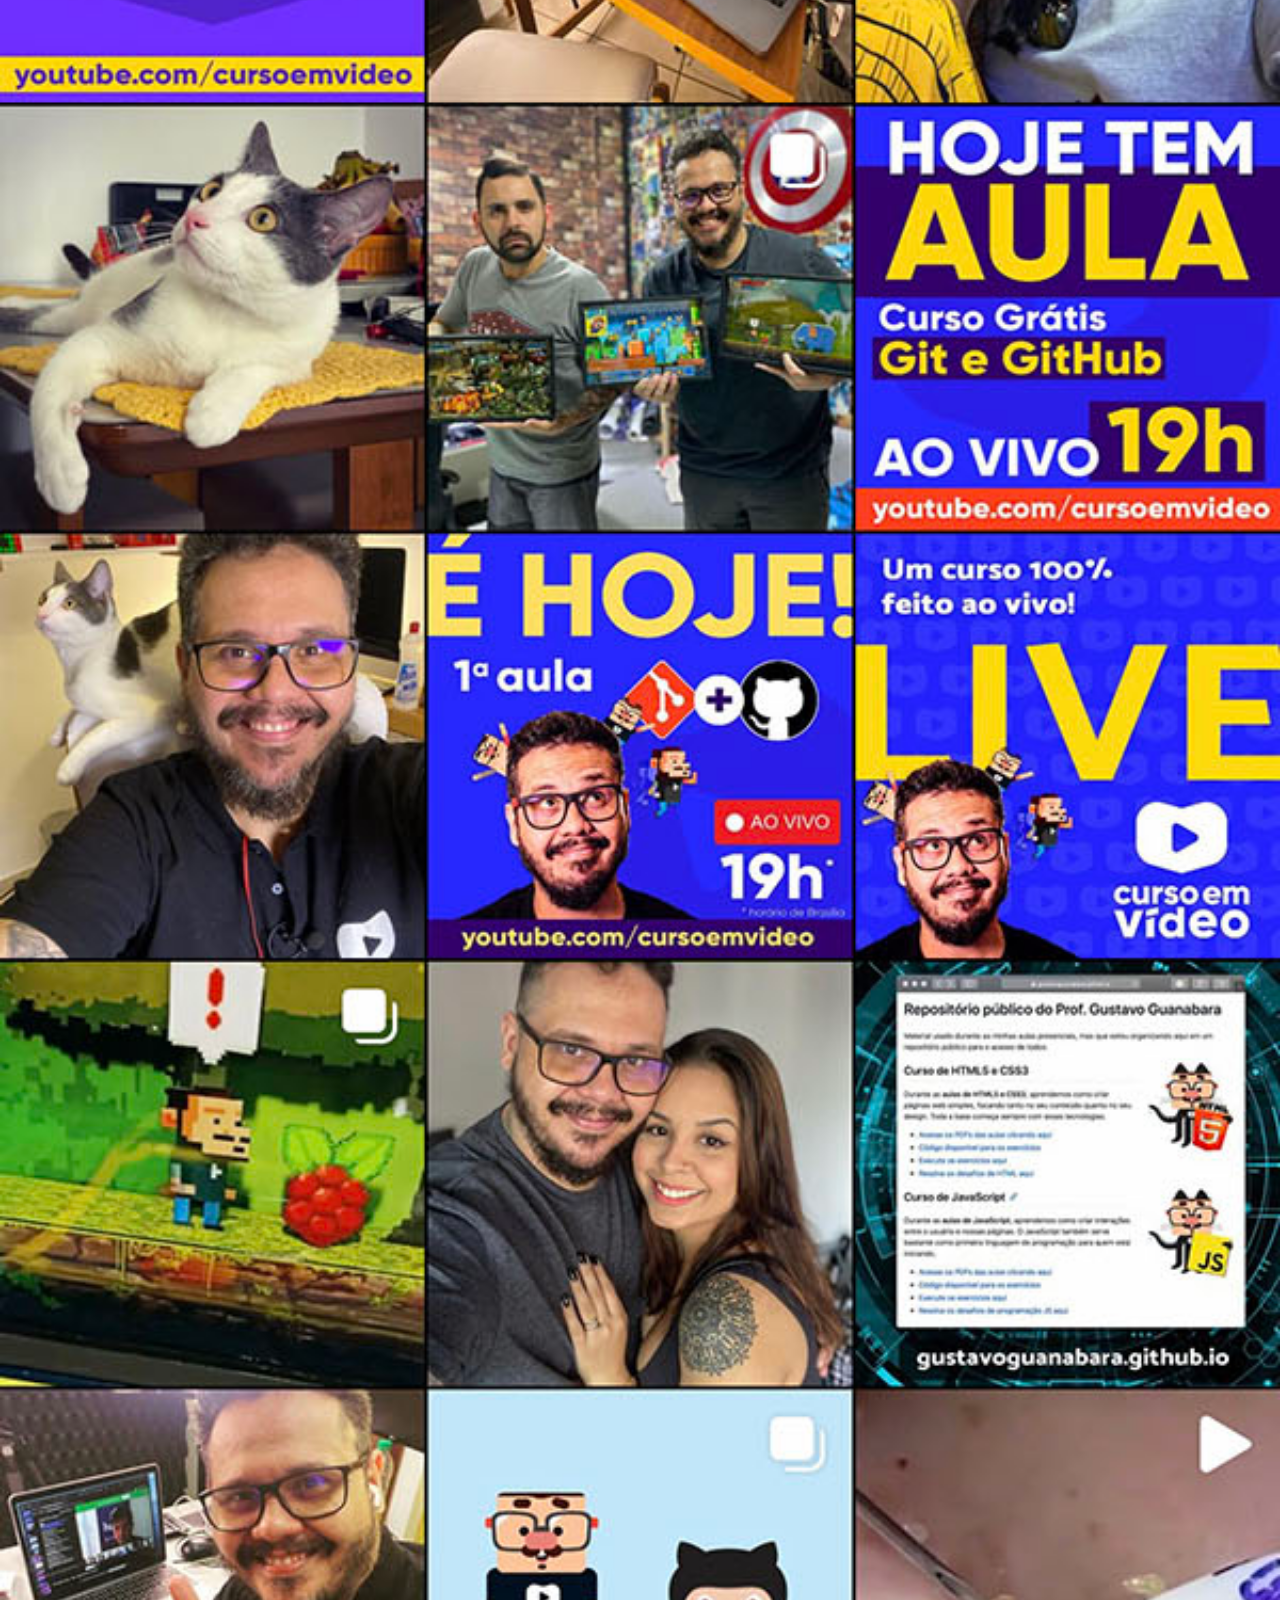
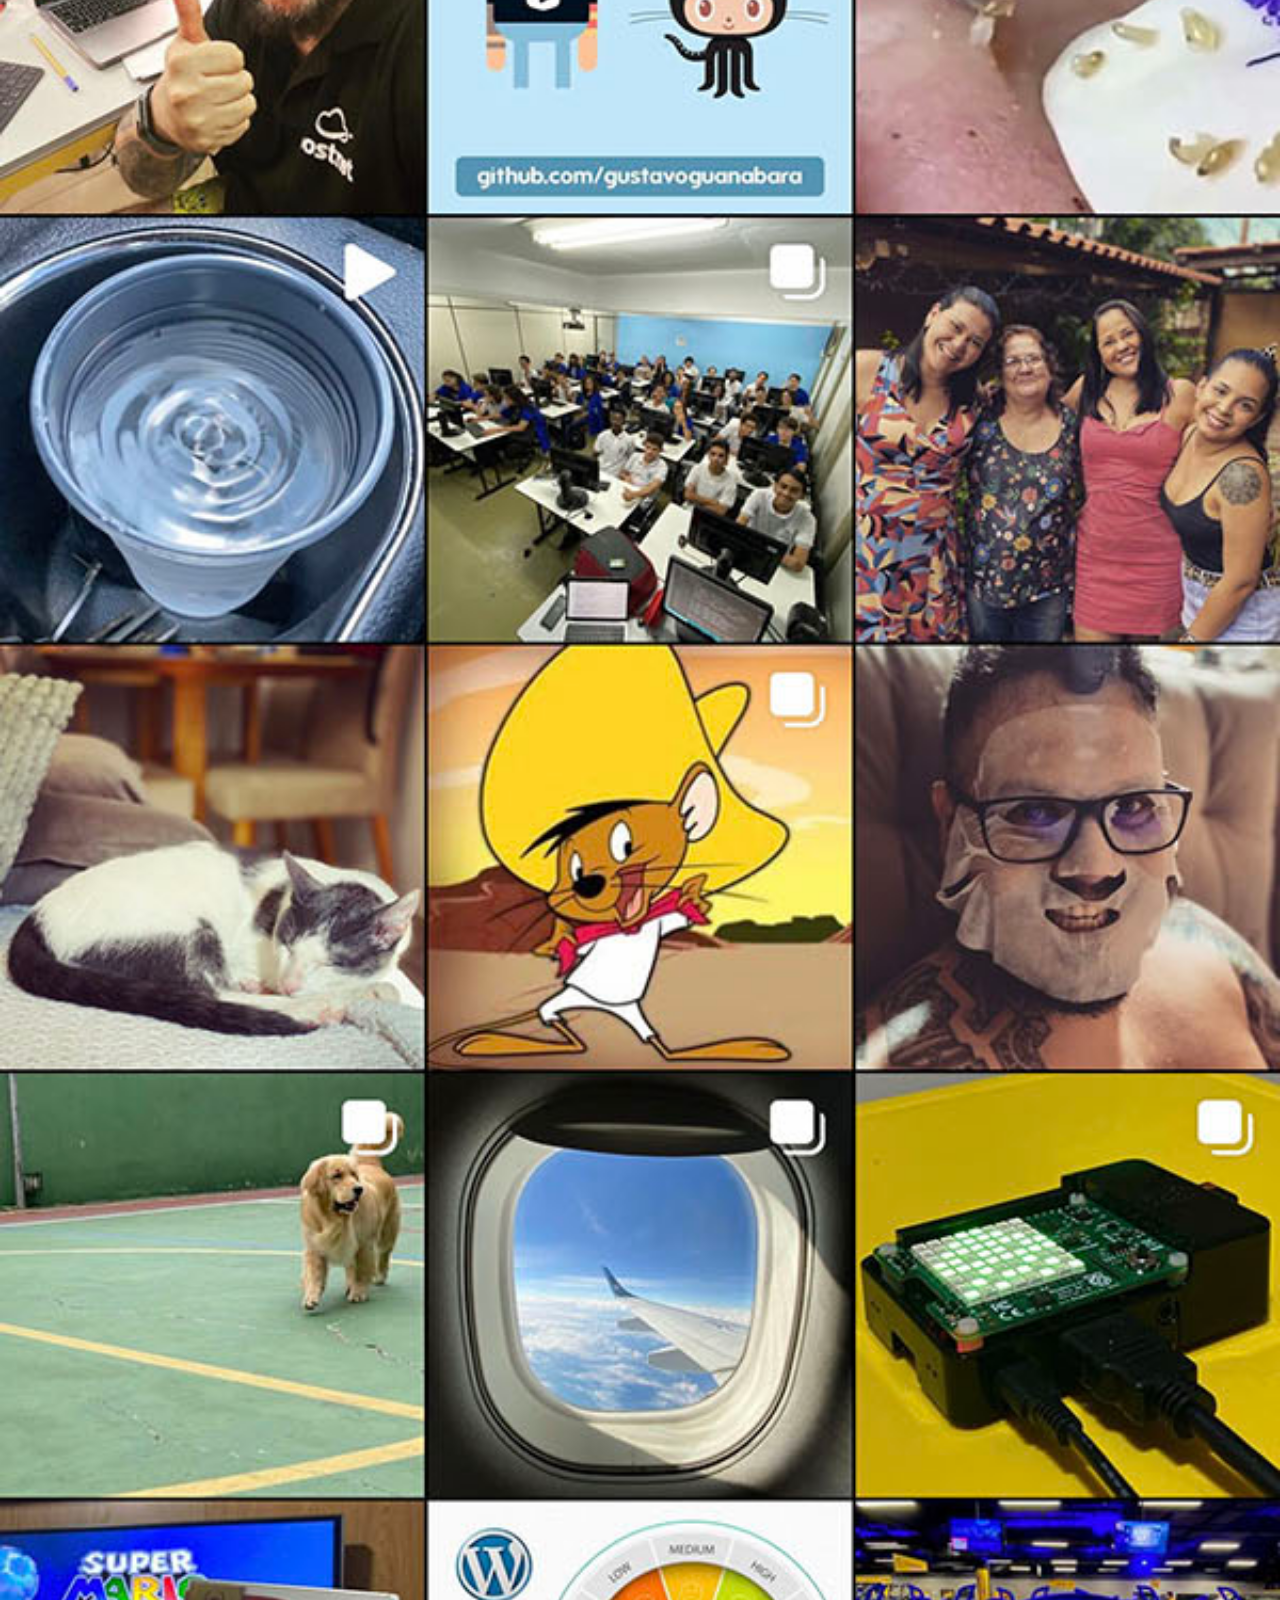
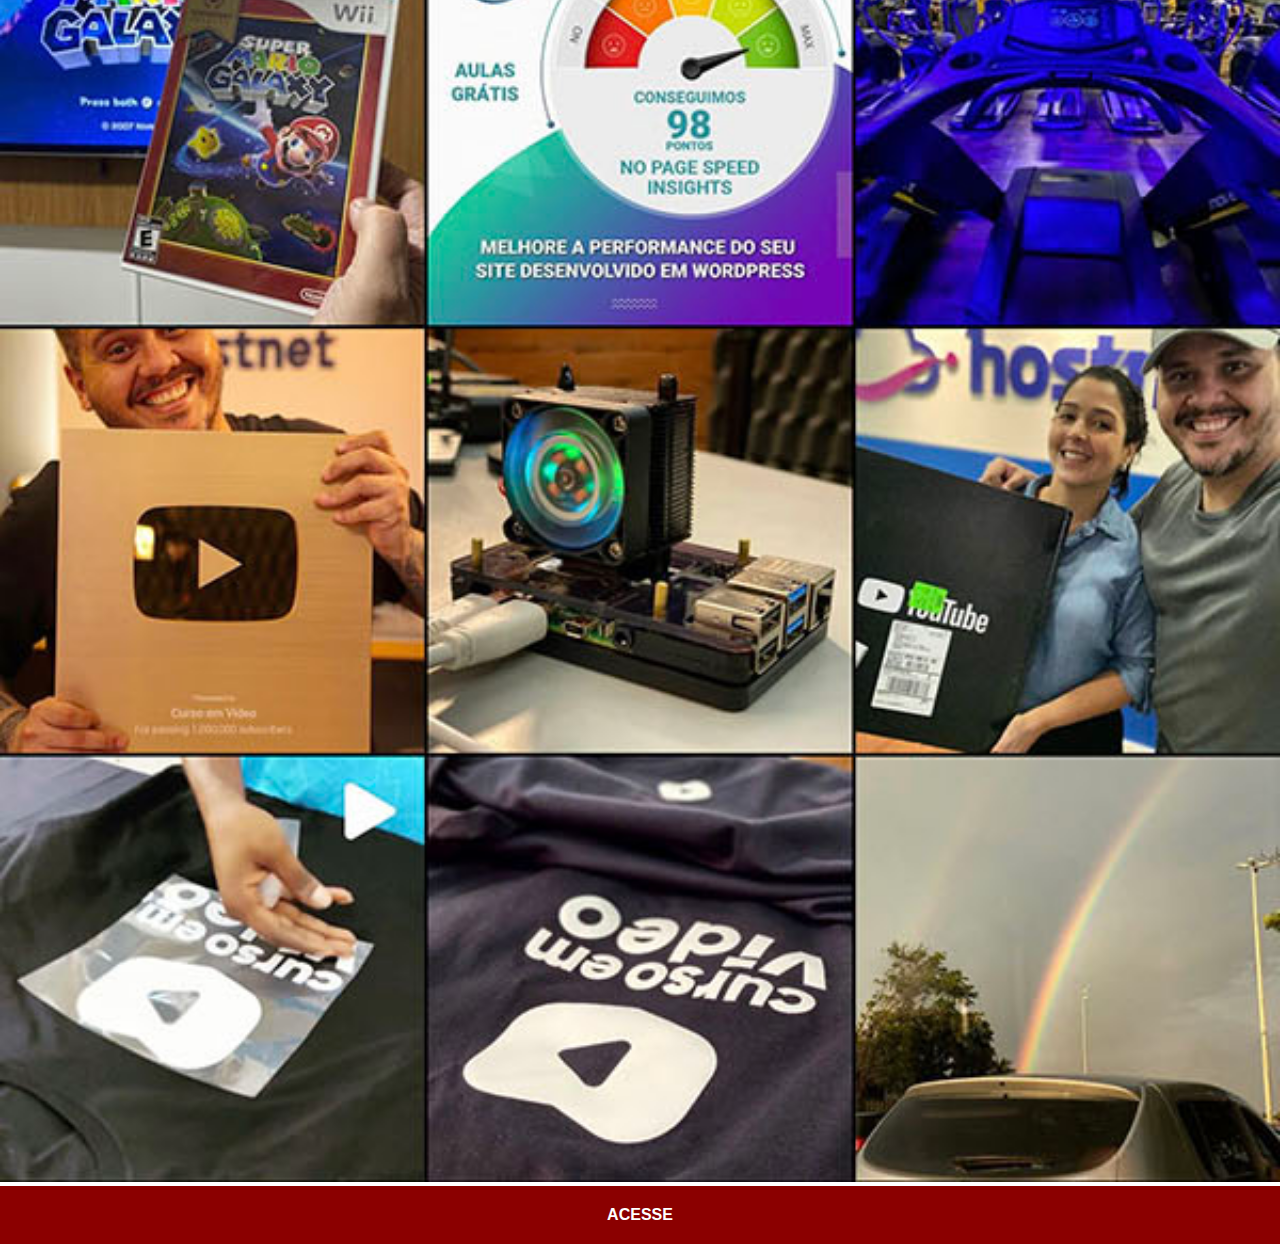
<file: insta.html>
<!DOCTYPE html>
<html lang="pt-br">
<head>
    <meta charset="UTF-8">
    <meta http-equiv="X-UA-Compatible" content="IE=edge">
    <meta name="viewport" content="width=device-width, initial-scale=1.0">
    <title>Instagram</title>
    <link rel="stylesheet" href="estilos/css.css">
</head>
<body>
    <img src="imagens/tela-instagram.jpg" alt="Instagram">
    <a href="https://www.instagram.com/gustavoguanabara/" target="_blank">ACESSE</a>
</body>
</html>
</file>
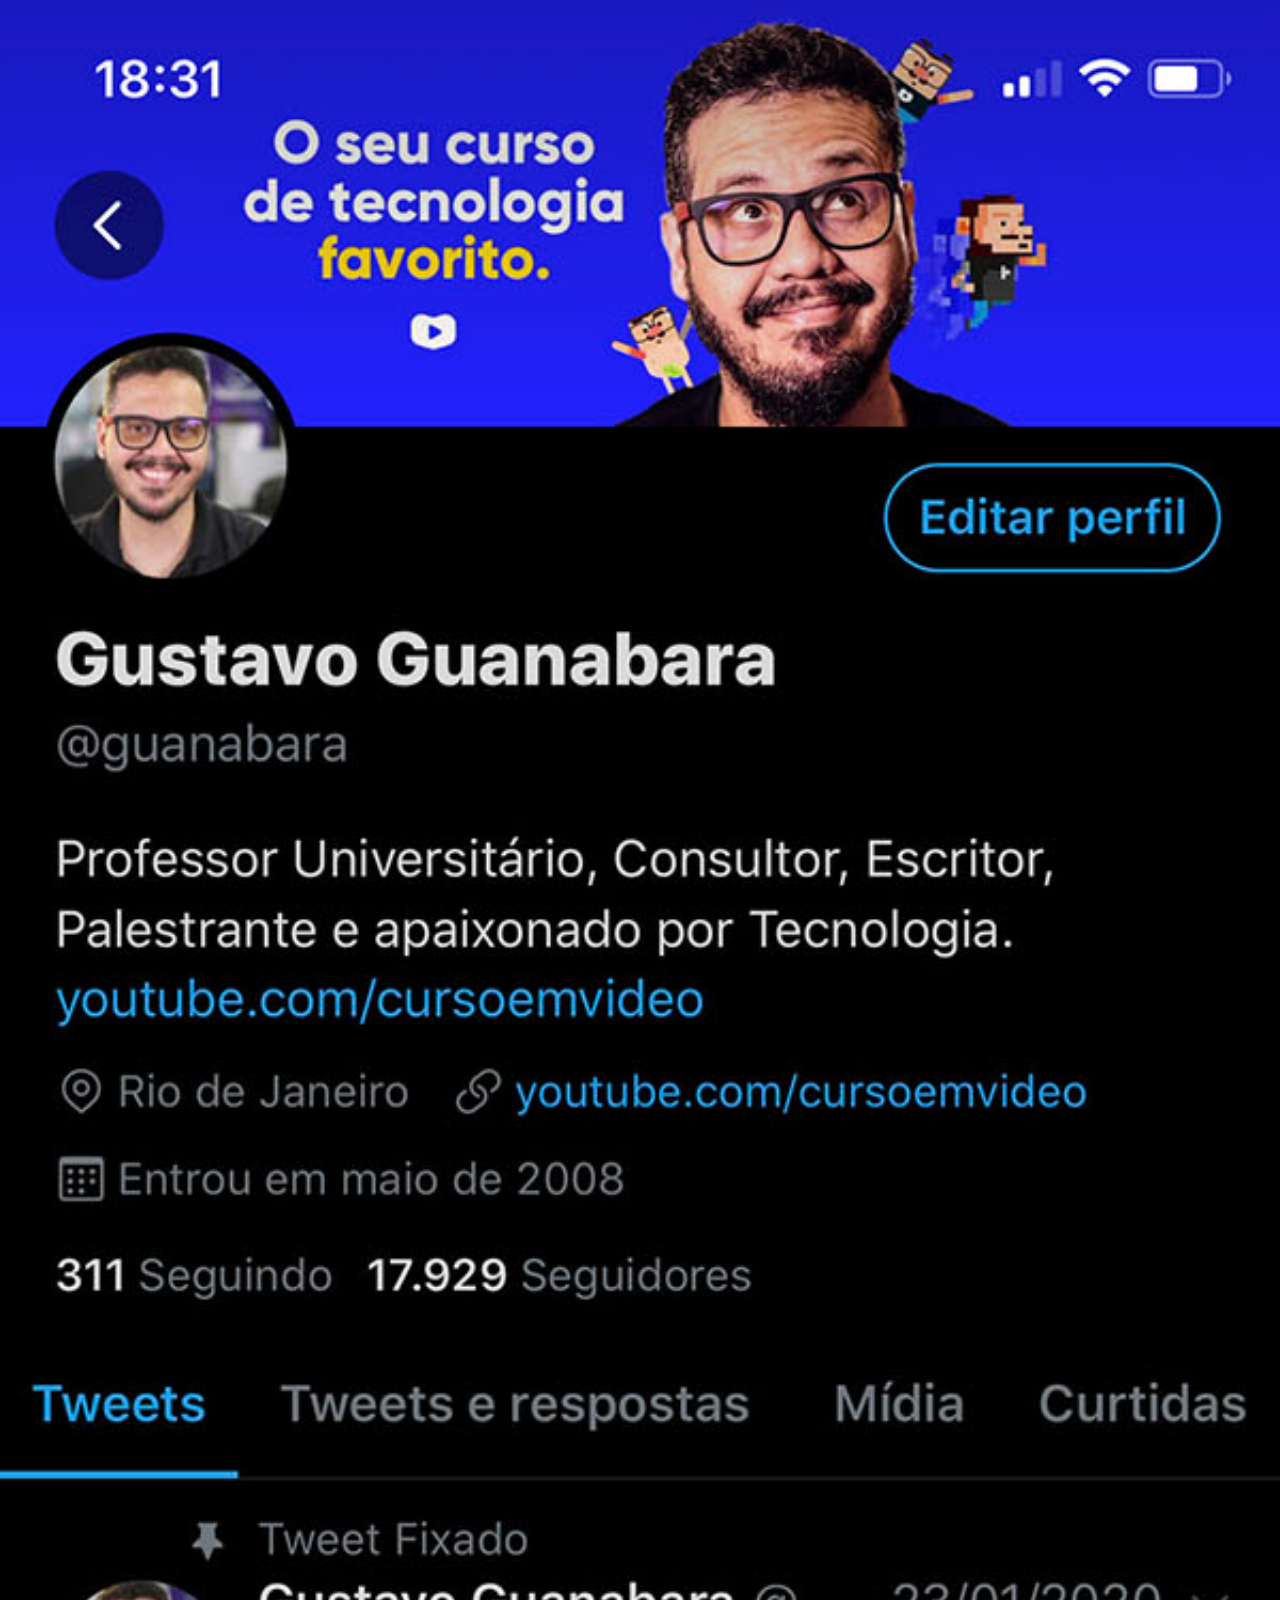
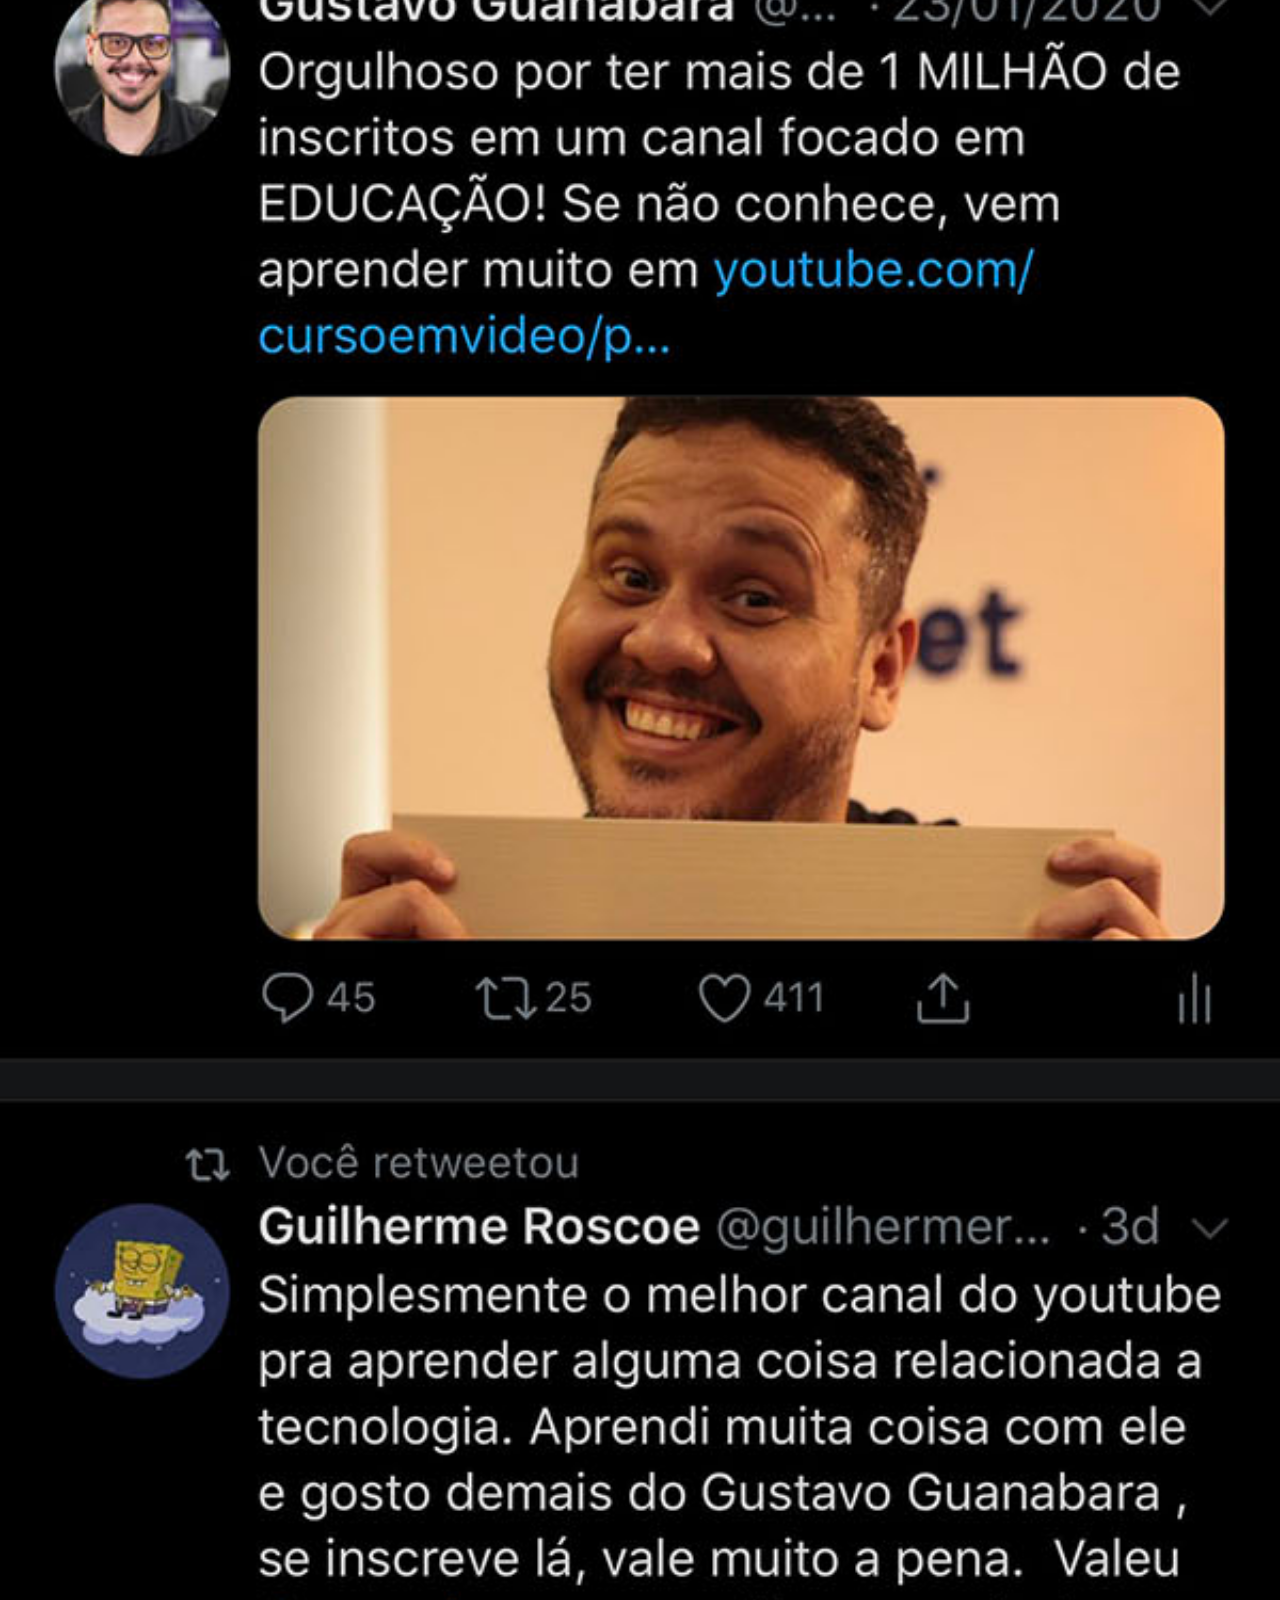
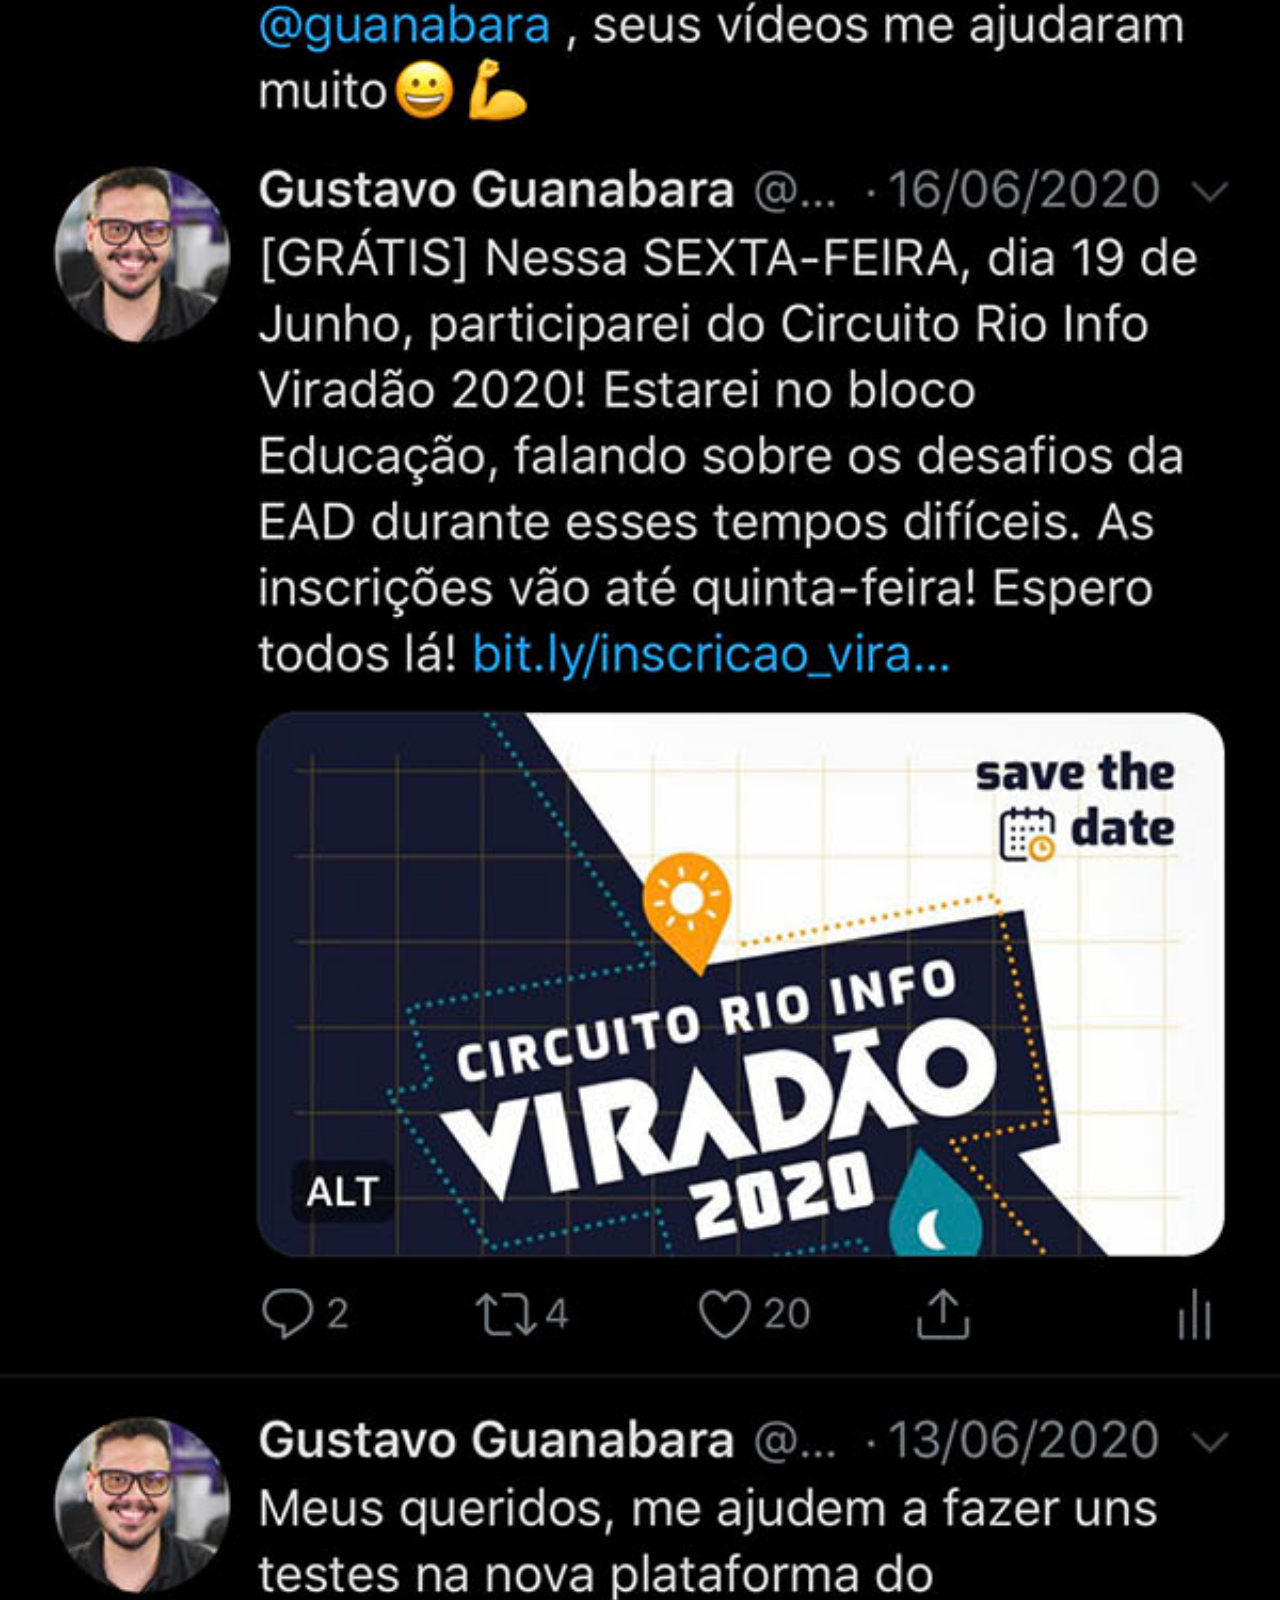
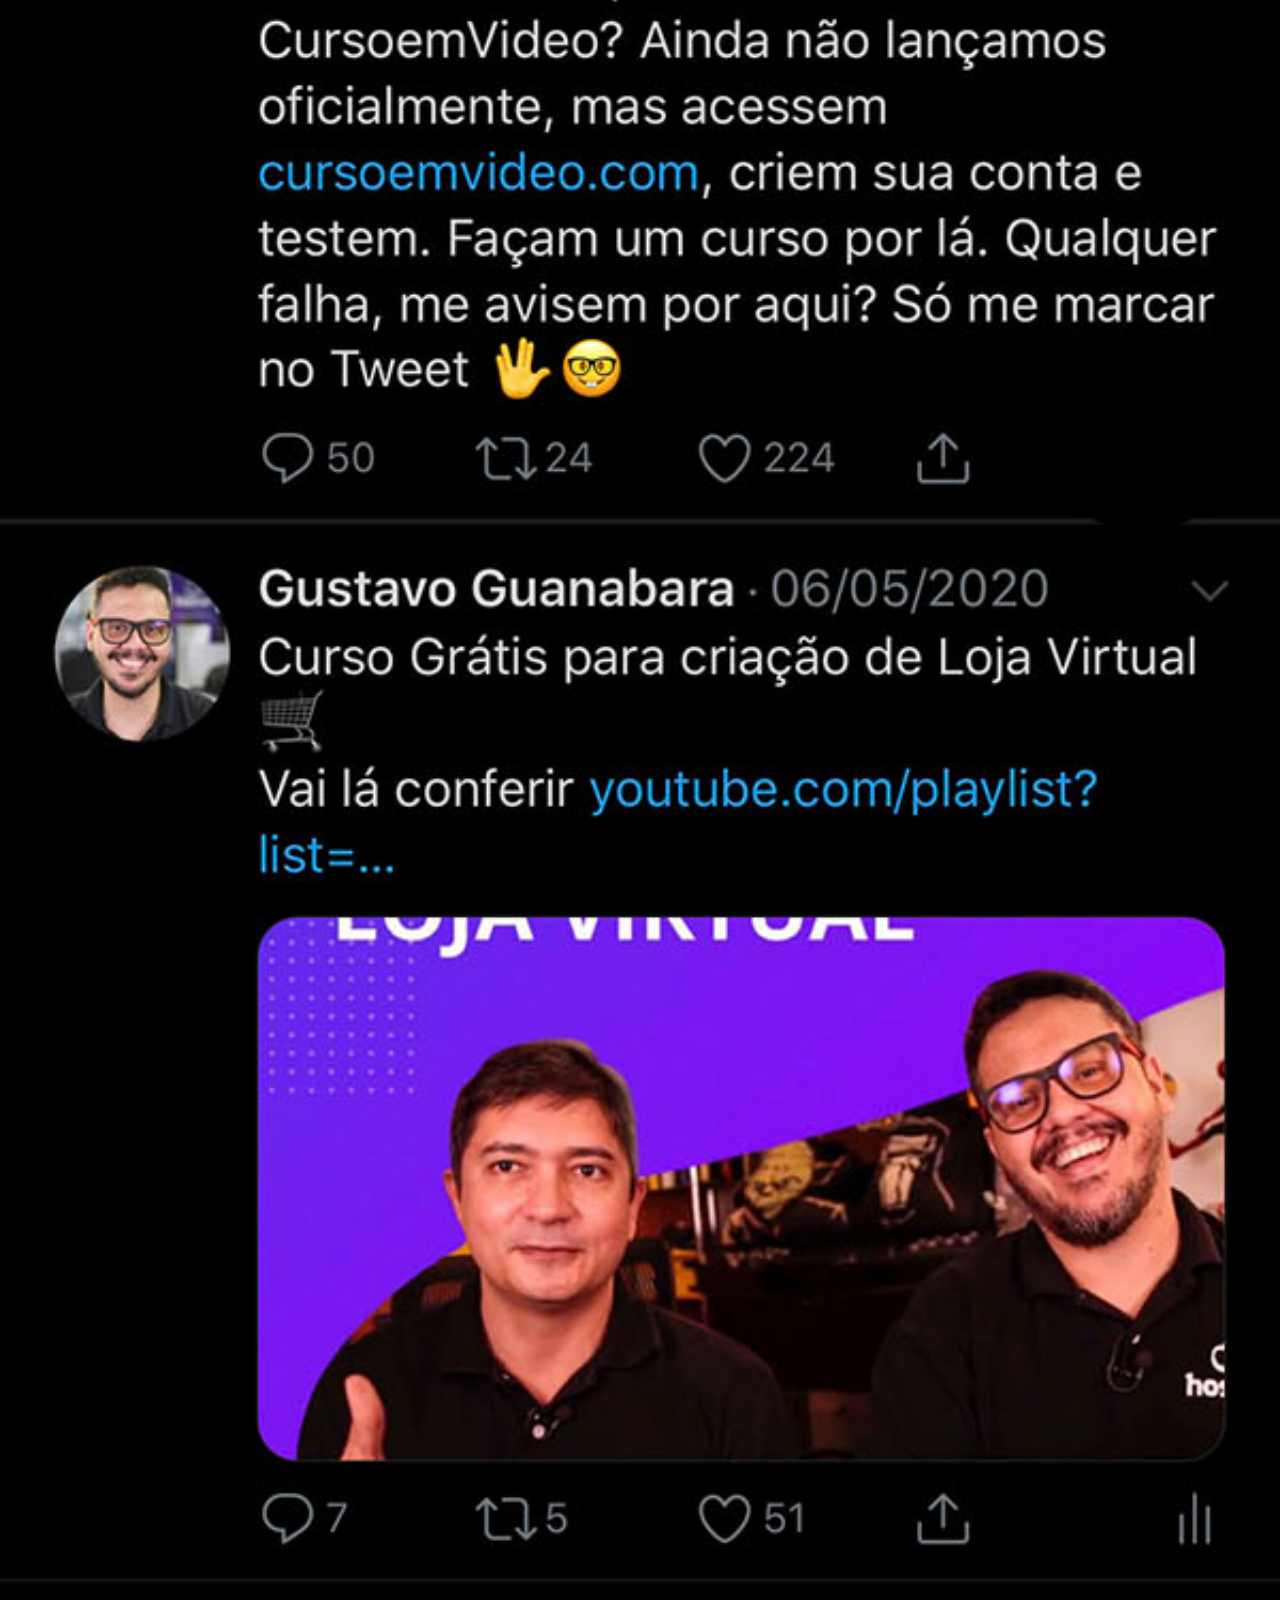
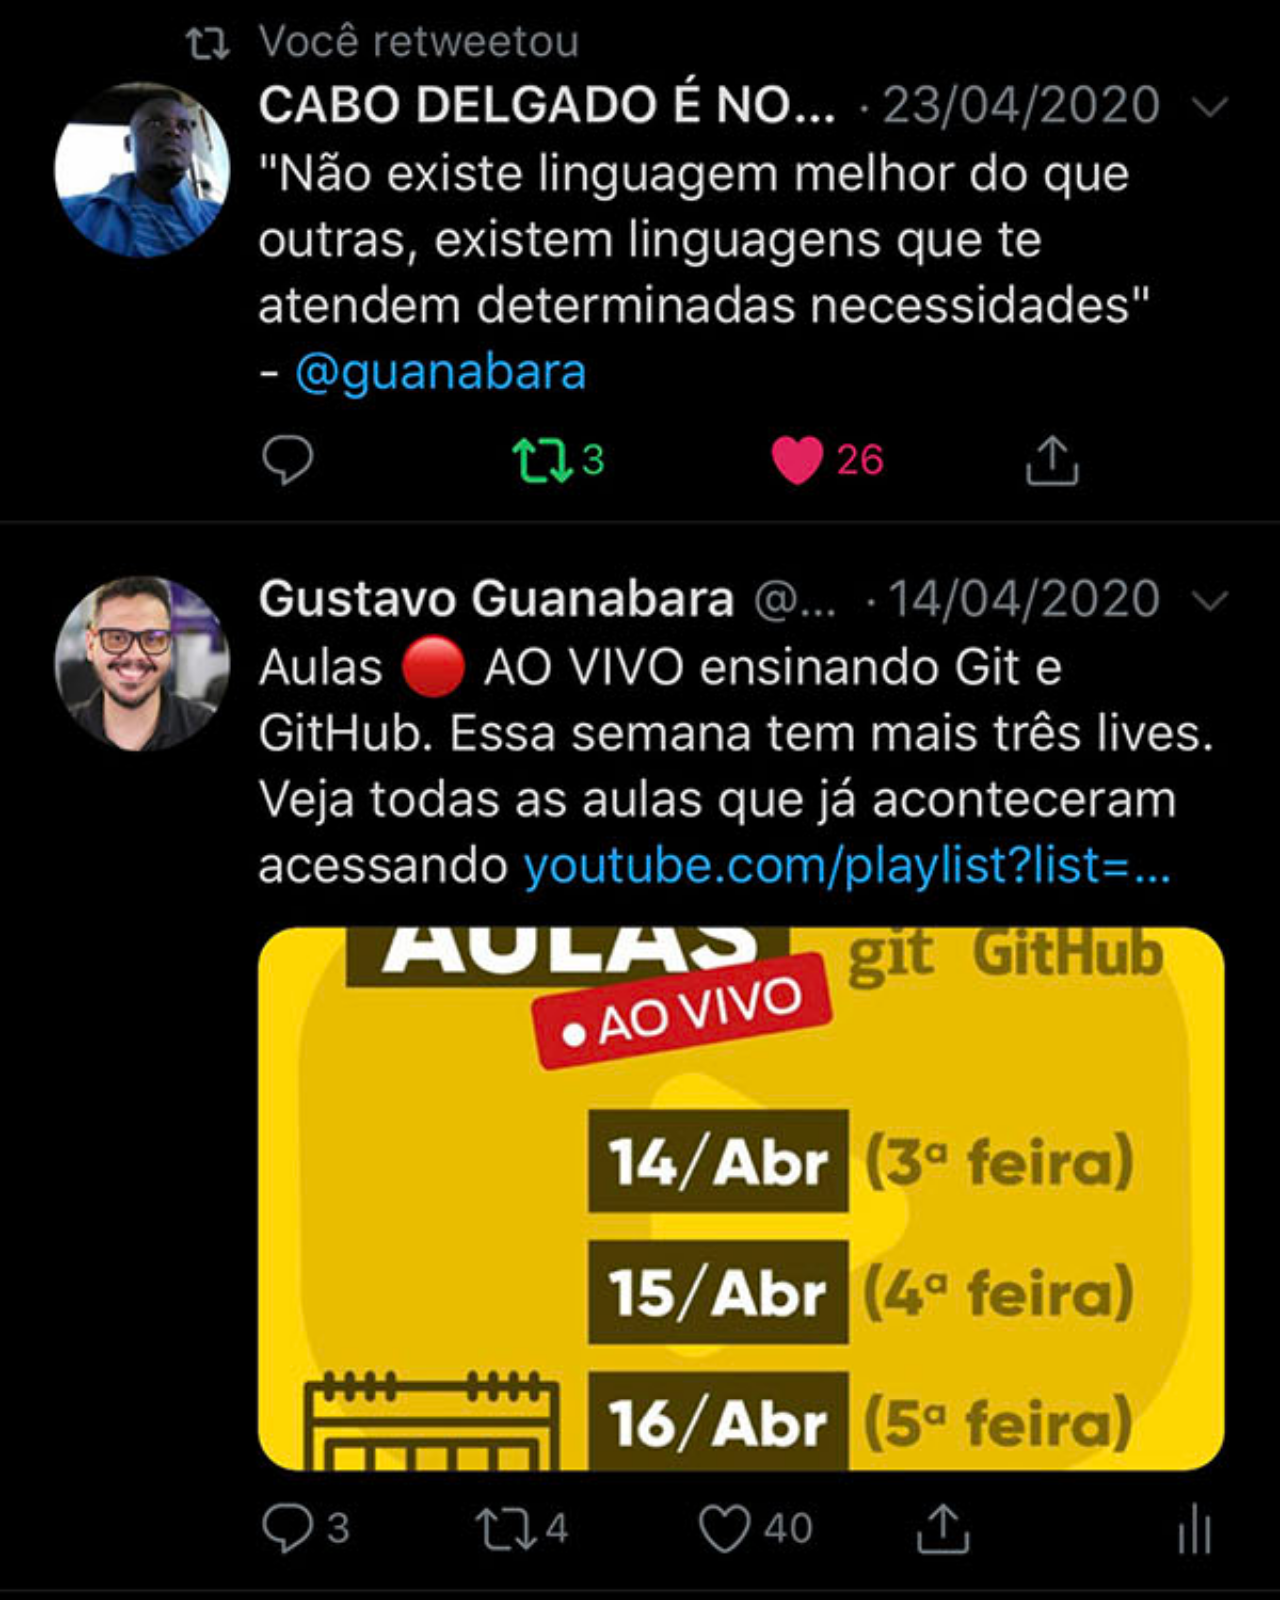
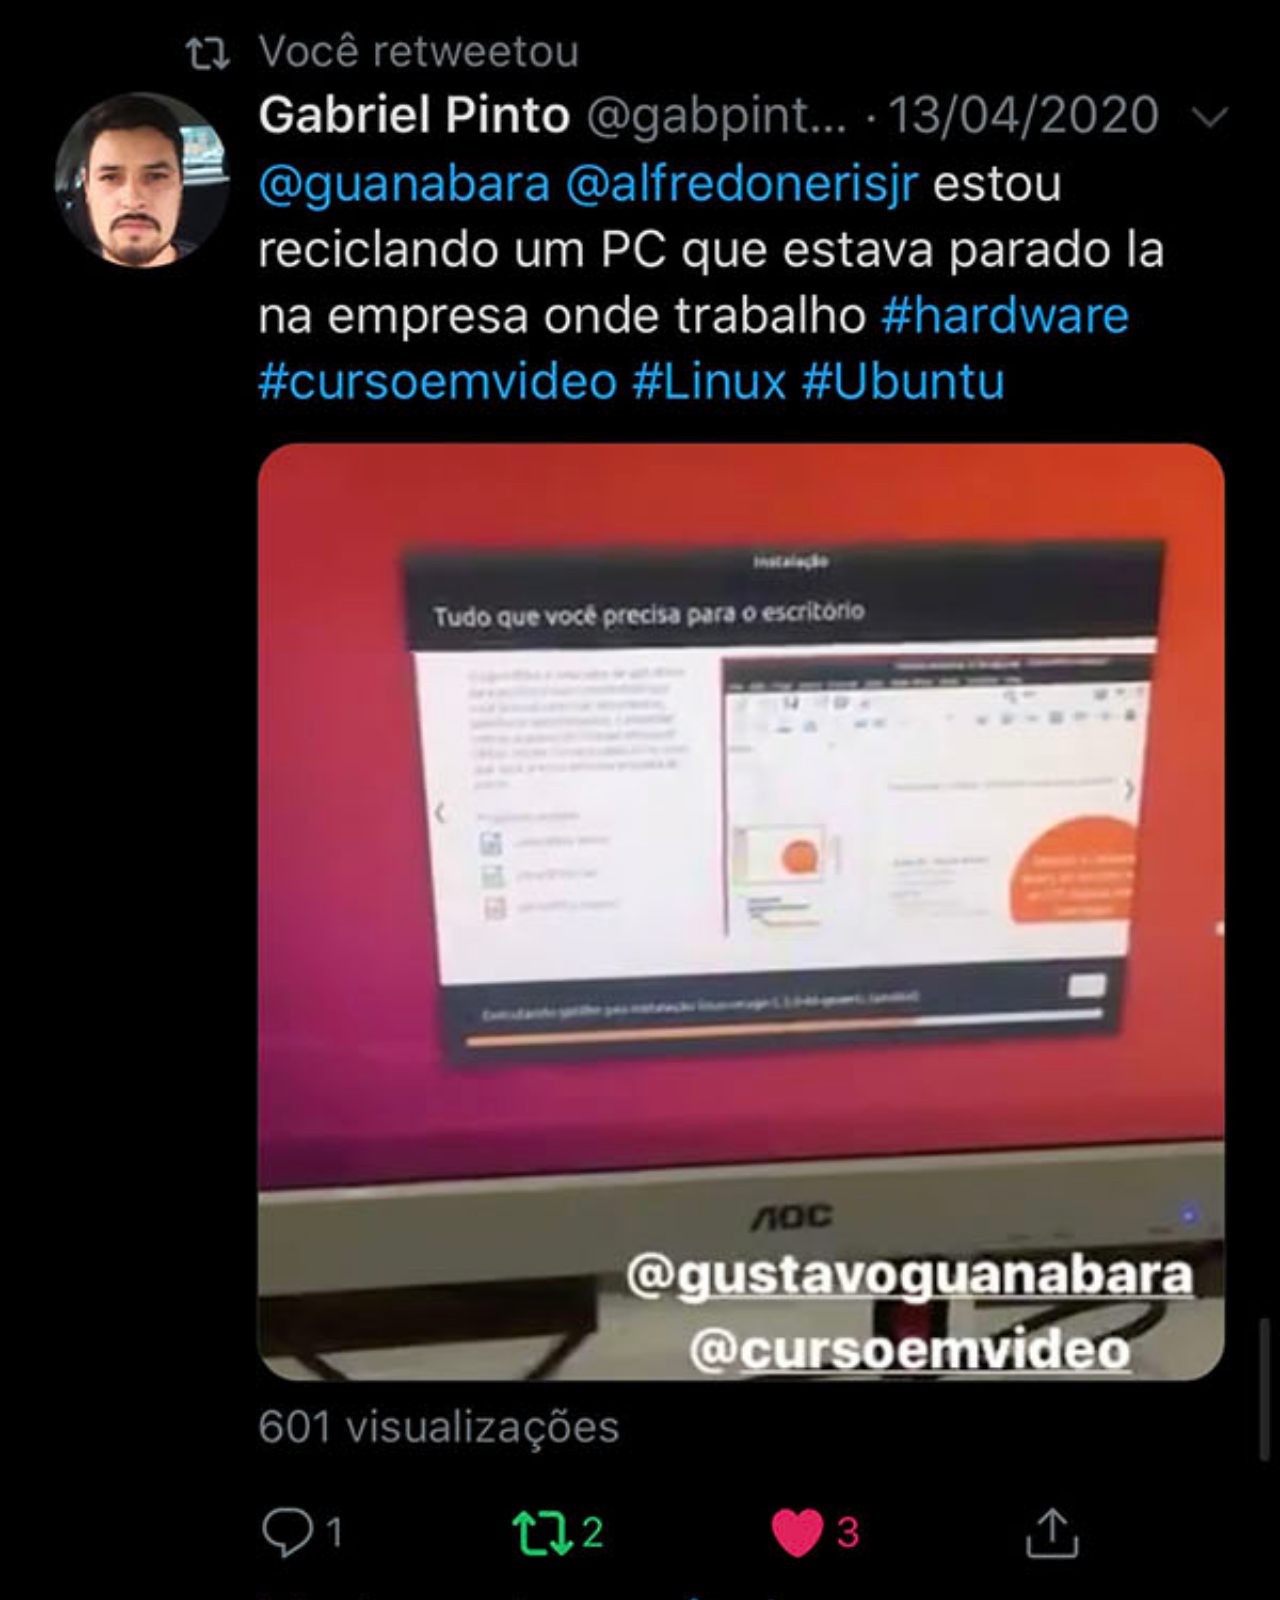
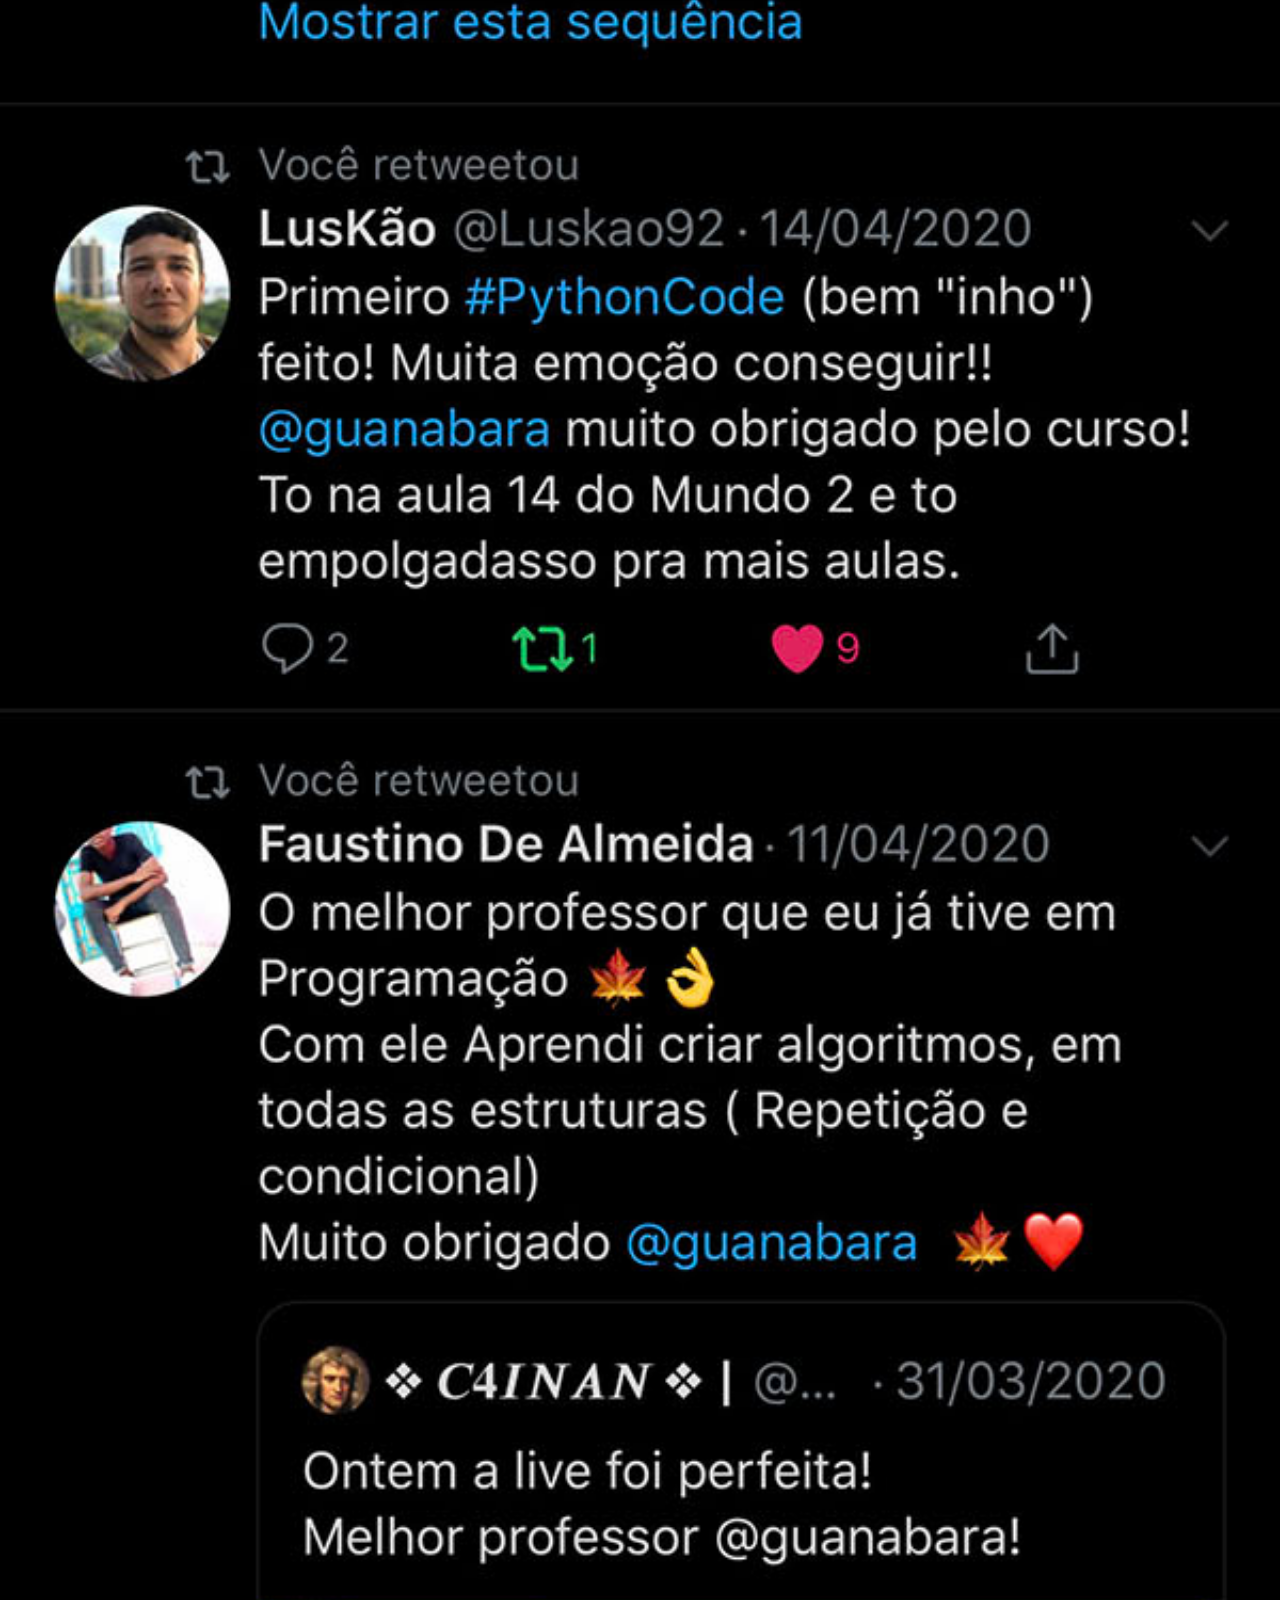
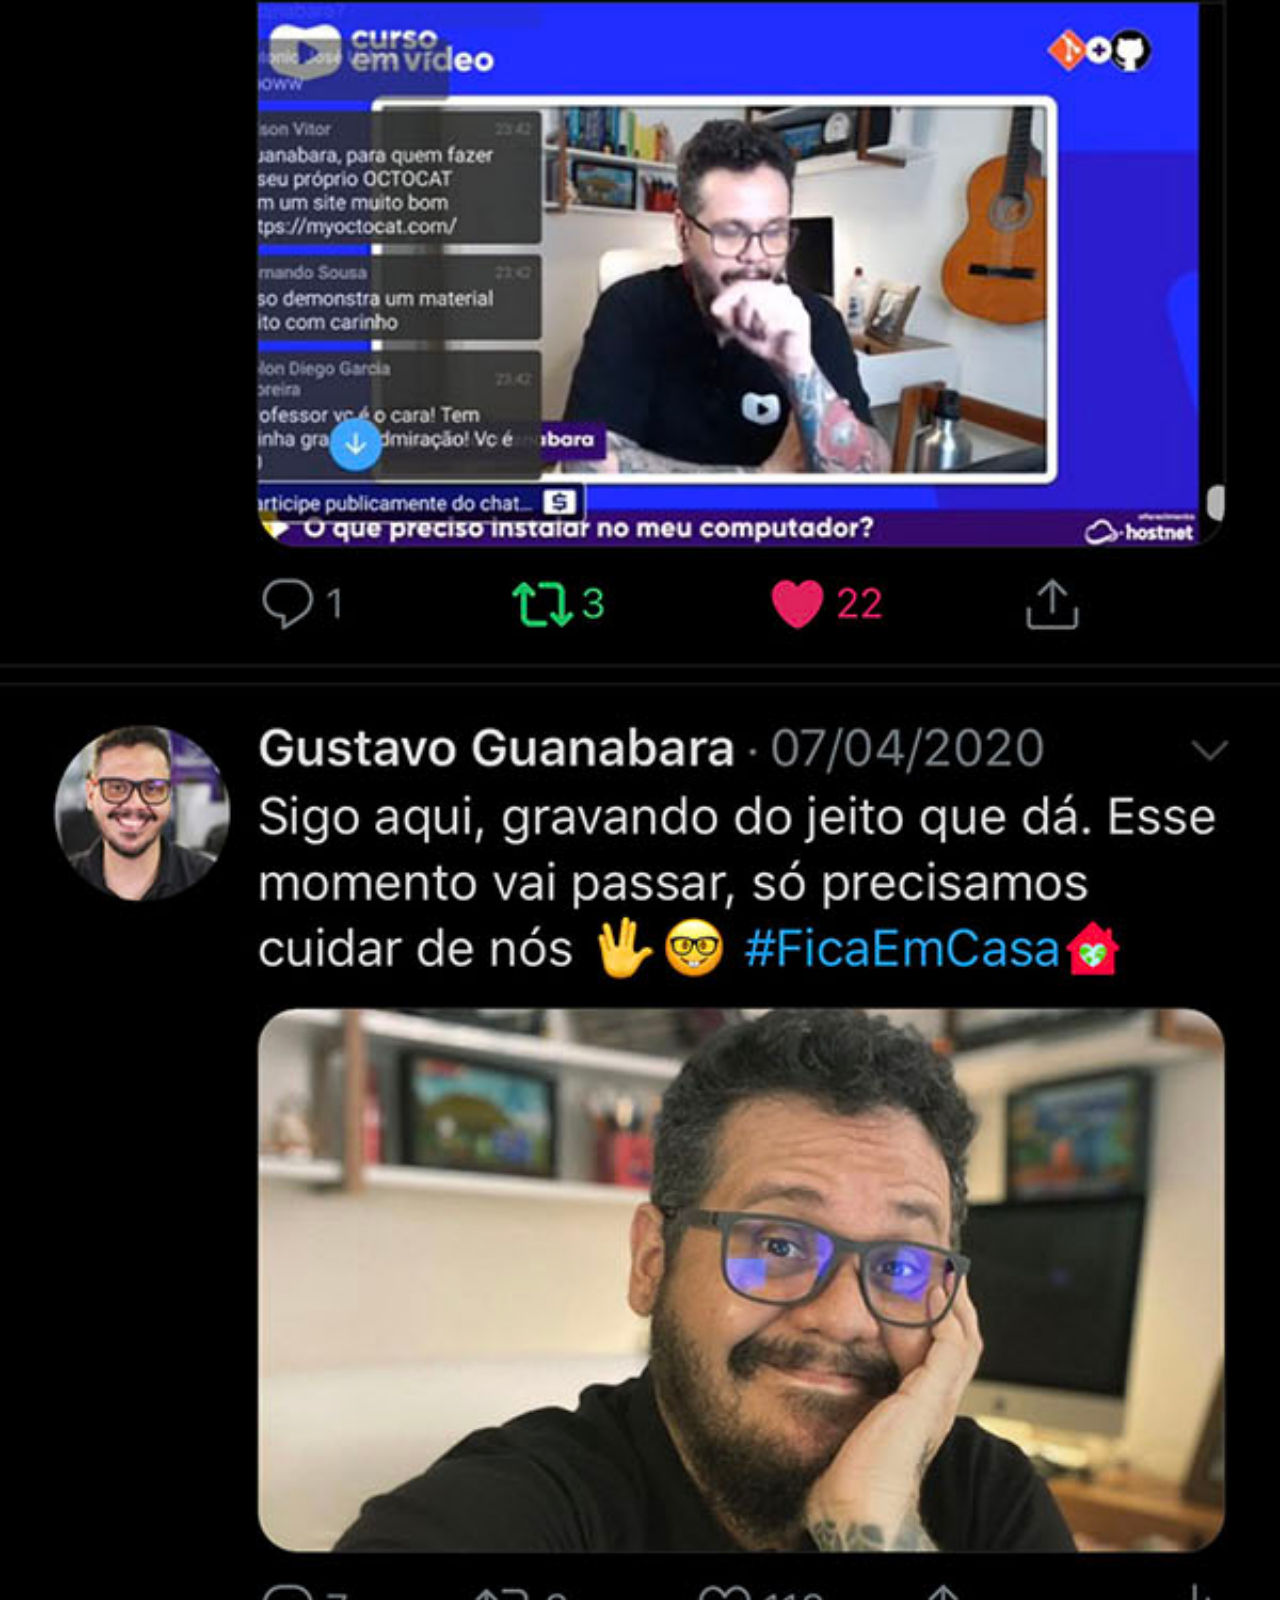
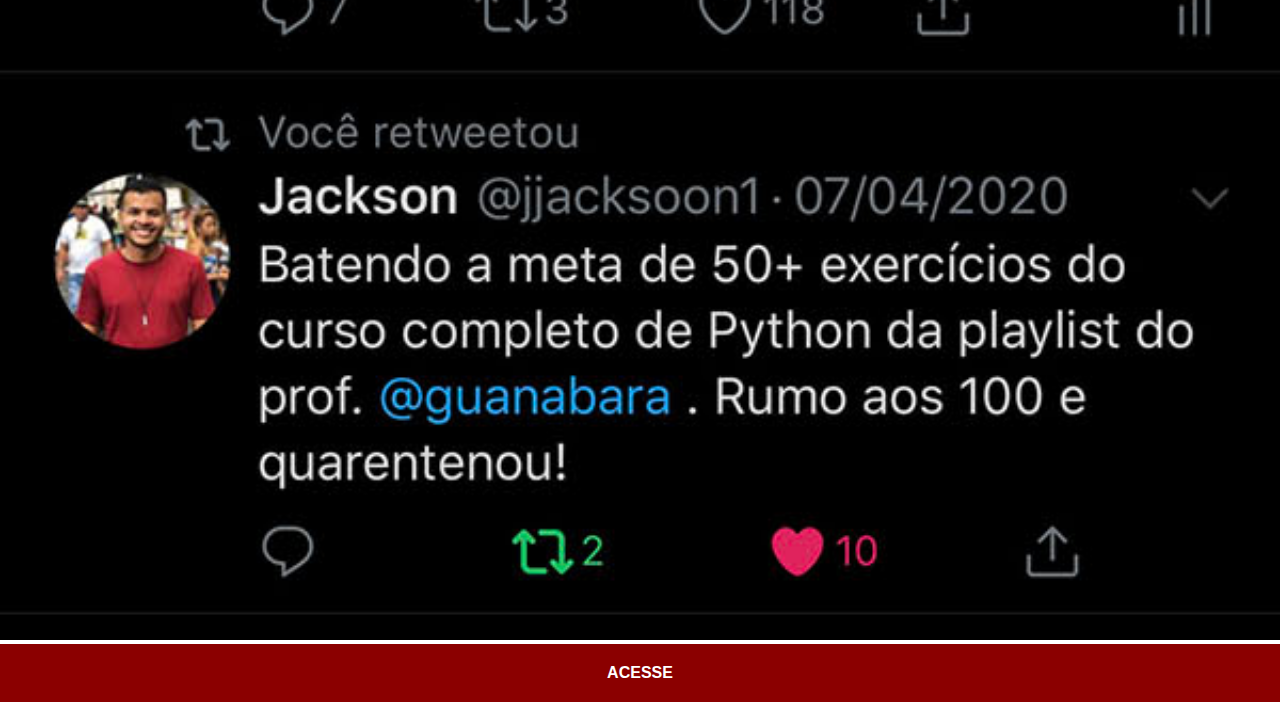
<file: twitter.html>
<!DOCTYPE html>
<html lang="pt-br">
<head>
    <meta charset="UTF-8">
    <meta http-equiv="X-UA-Compatible" content="IE=edge">
    <meta name="viewport" content="width=device-width, initial-scale=1.0">
    <title>Twitter</title>
    <link rel="stylesheet" href="estilos/css.css">
</head>
<body>
    <img src="imagens/tela-twitter.jpg" alt="twitter">
    <a href="https://twitter.com/guanabara" target="_blank">ACESSE</a>
</body>
</html>
</file>
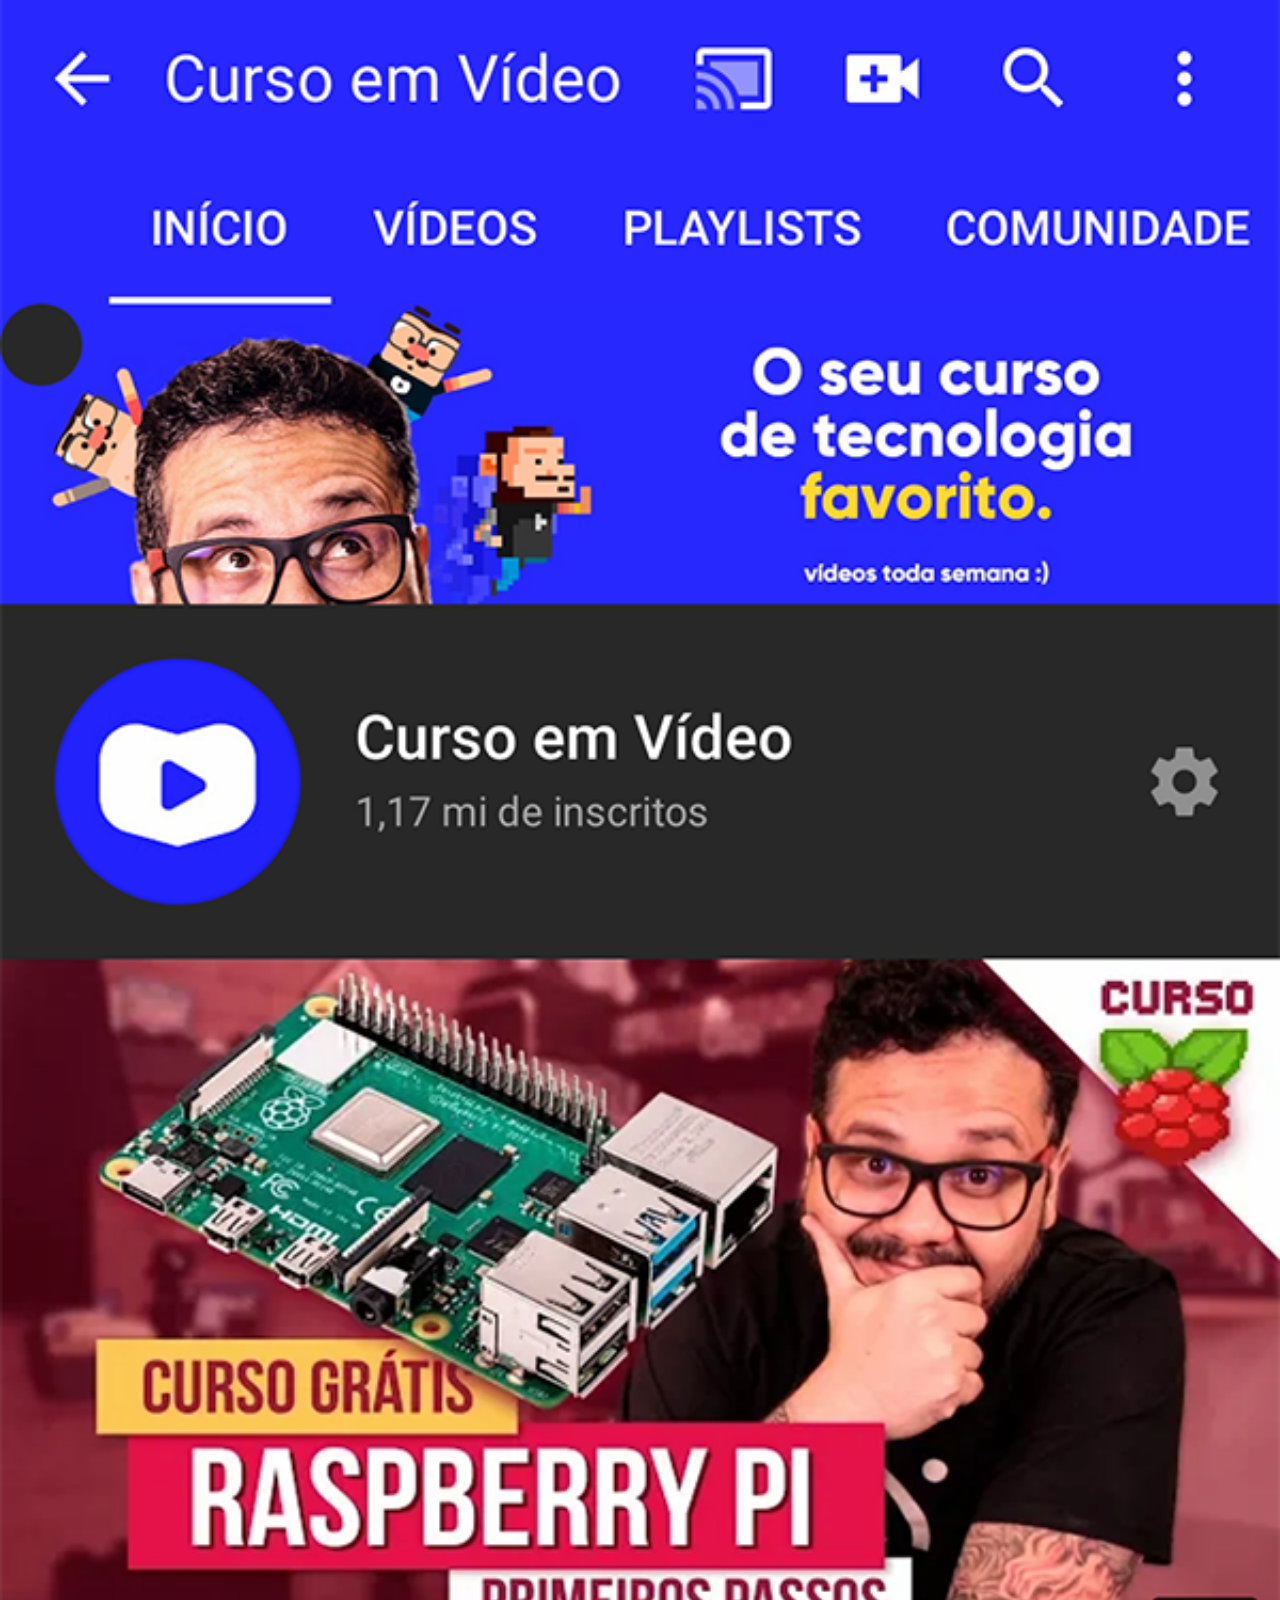
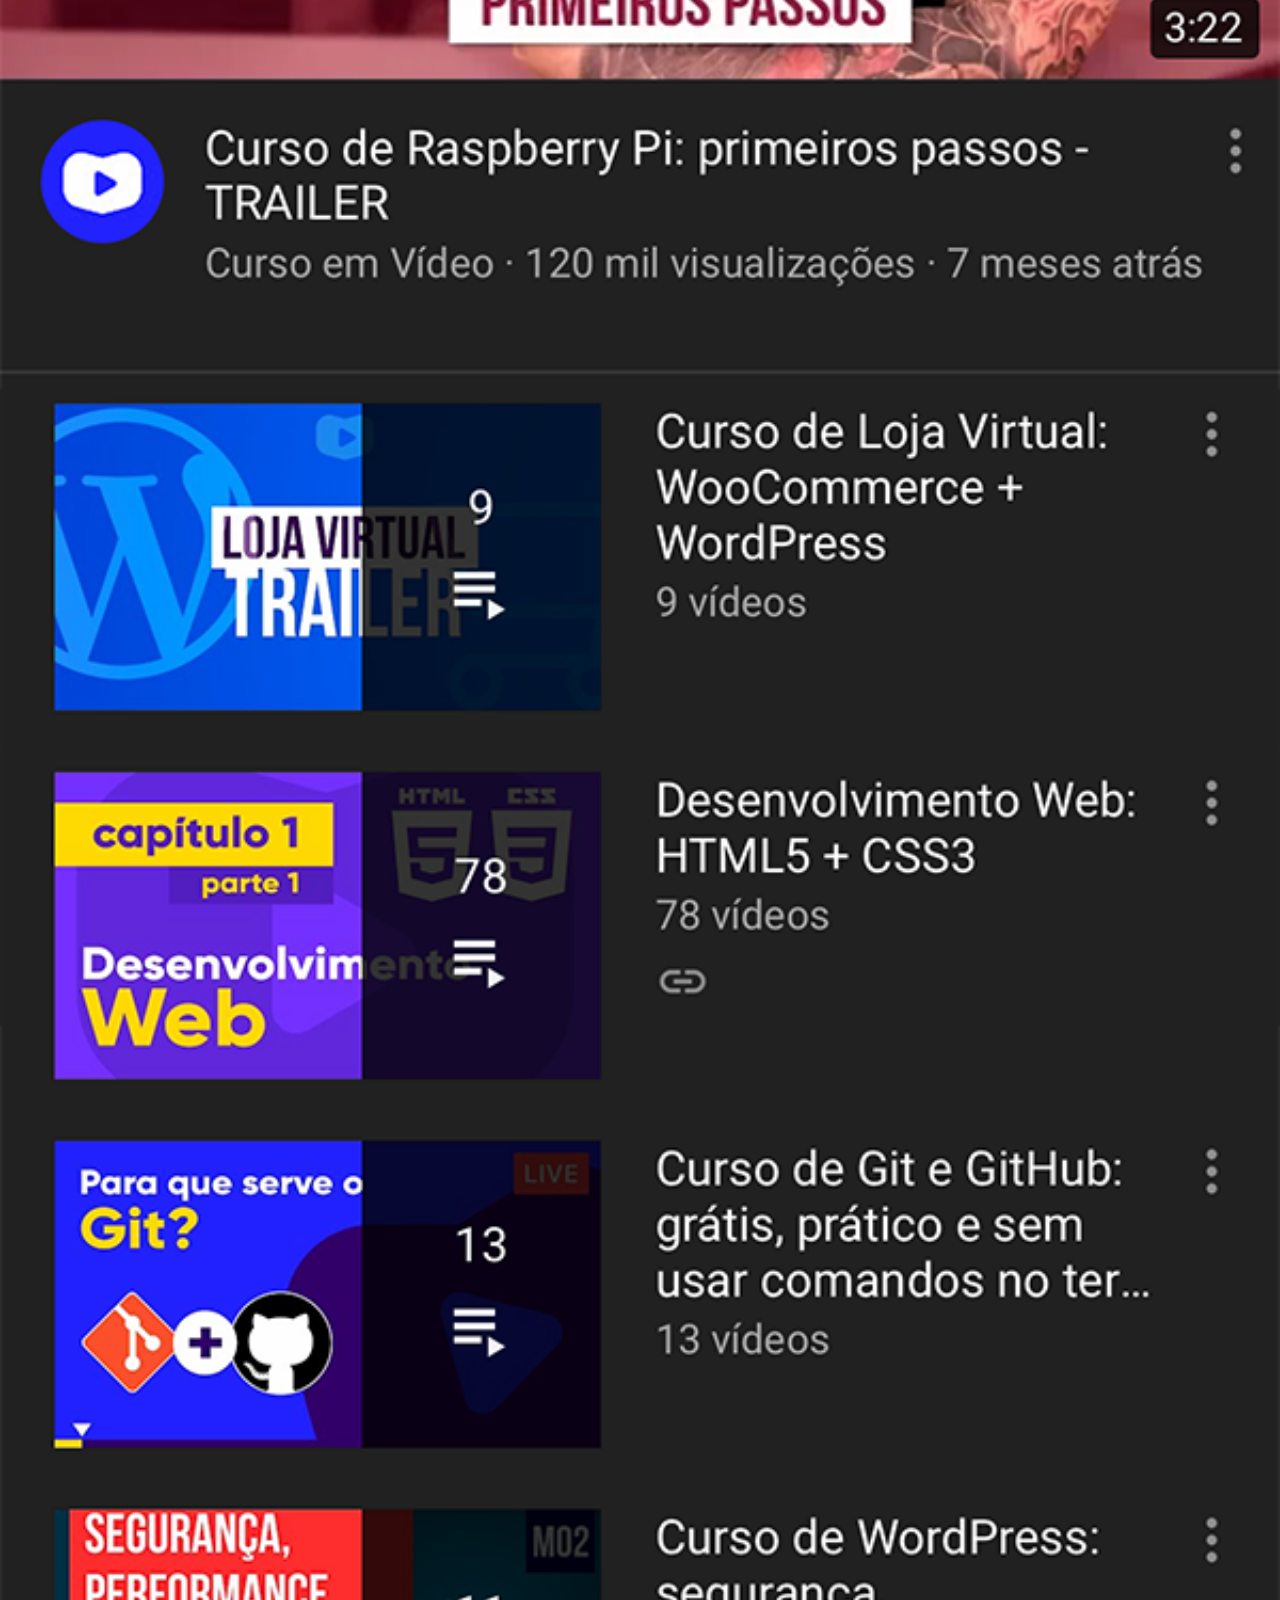
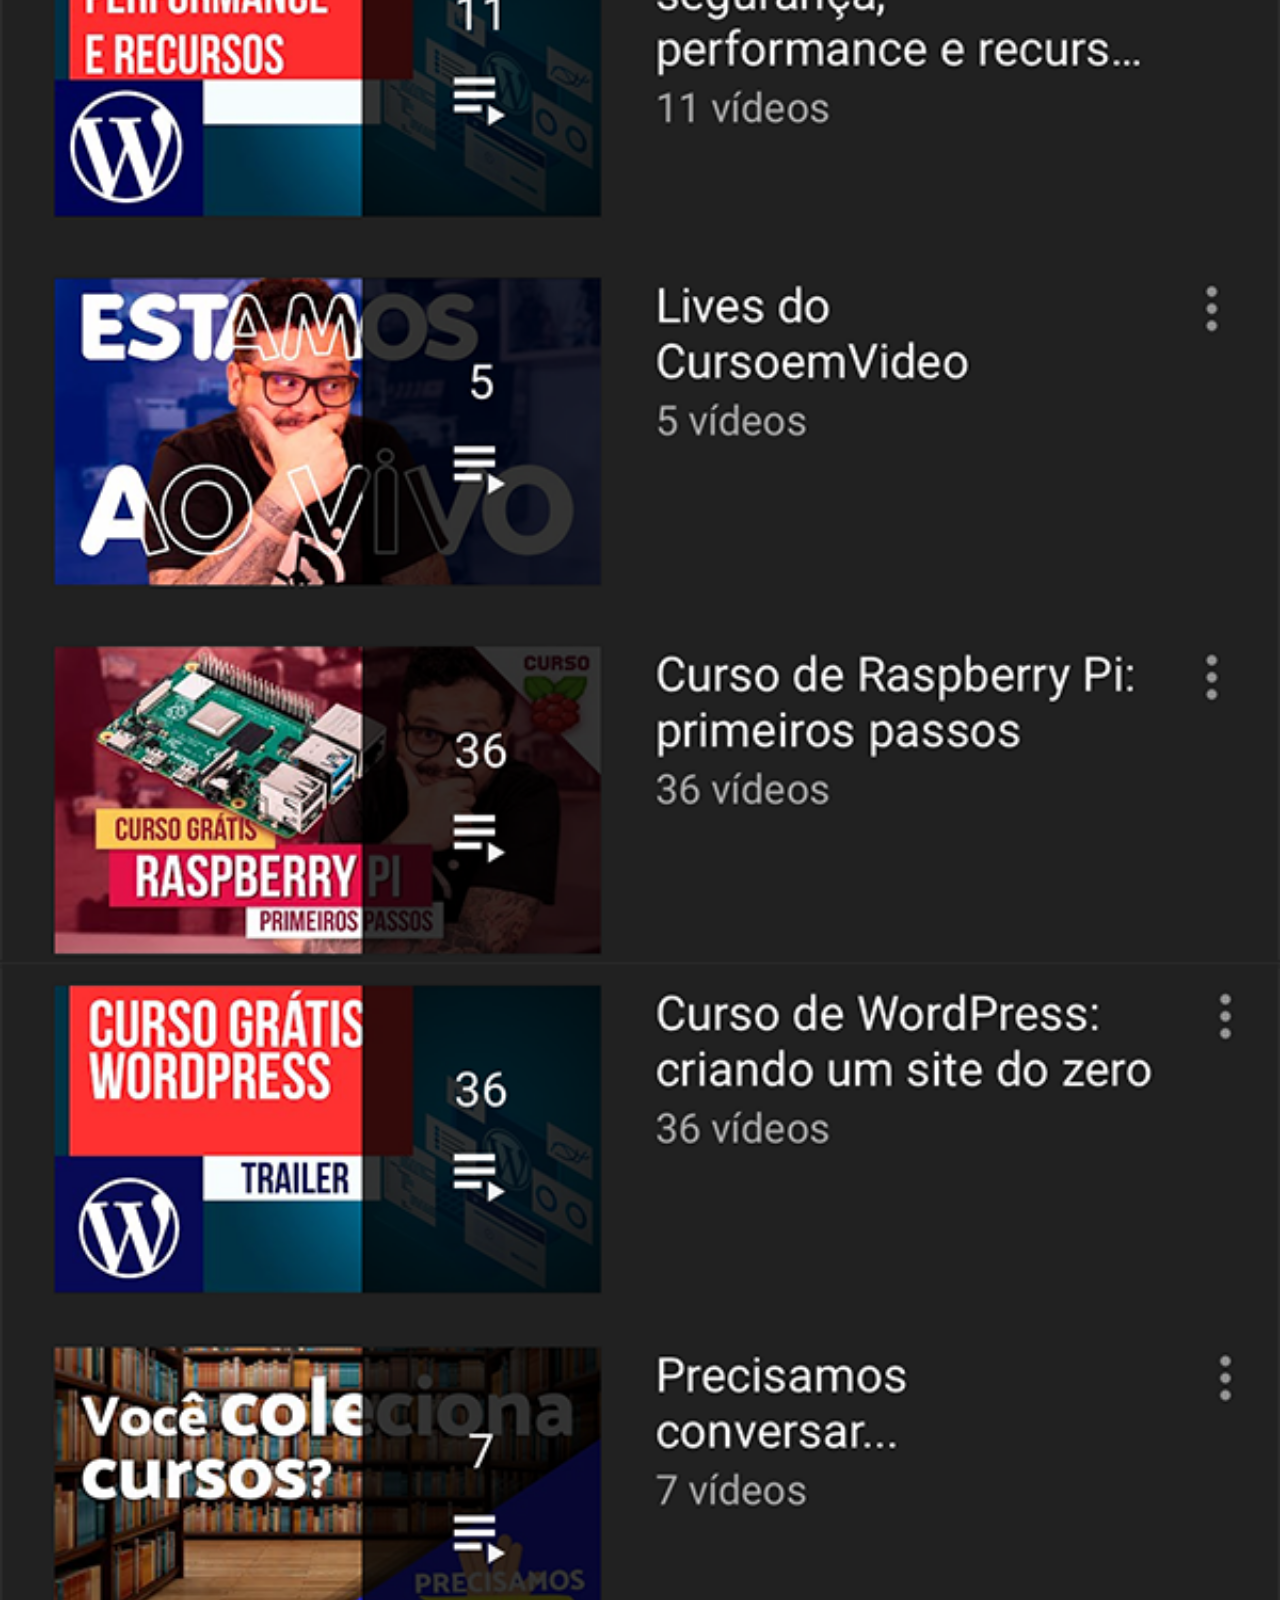
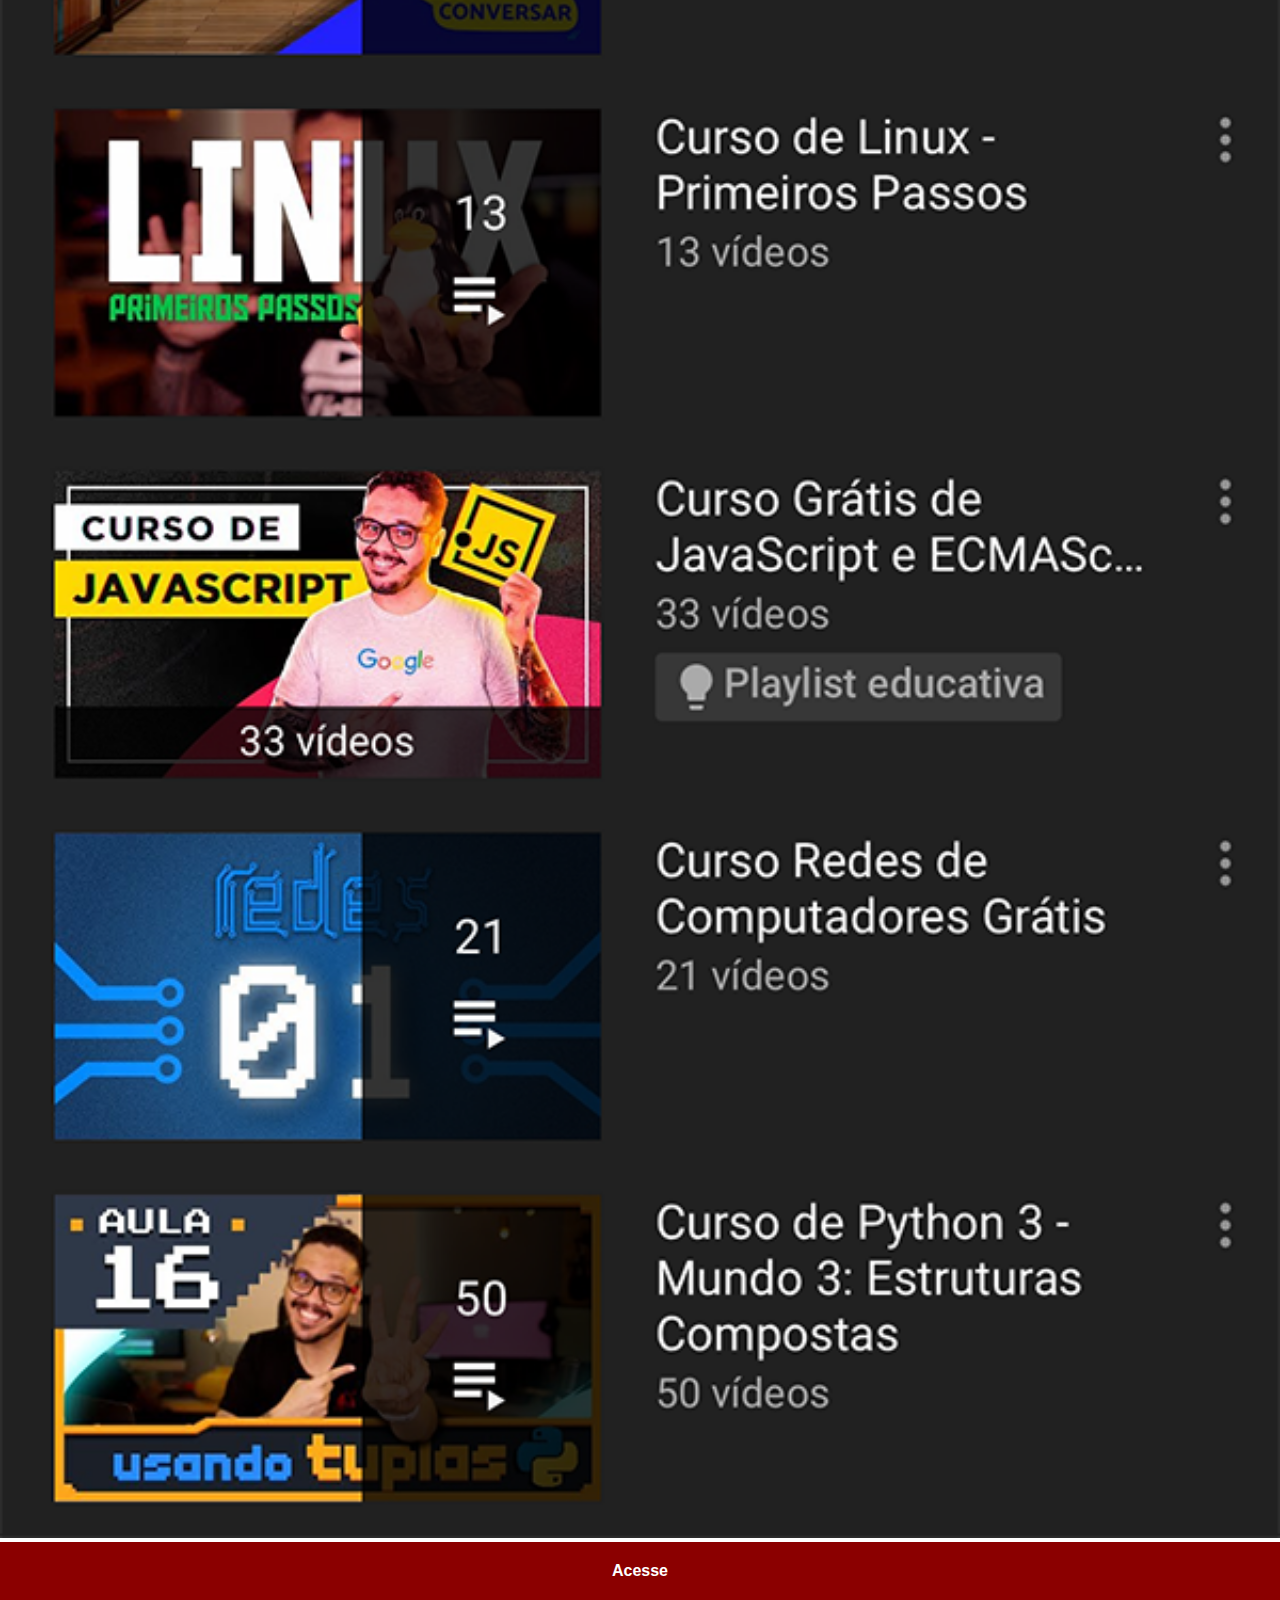
<file: youtube.html>
<!DOCTYPE html>
<html lang="pt-br">
<head>
    <meta charset="UTF-8">
    <meta http-equiv="X-UA-Compatible" content="IE=edge">
    <meta name="viewport" content="width=device-width, initial-scale=1.0">
    <title>Youtube</title>
    <link rel="stylesheet" href="estilos/css.css">
</head>
<body>
    <img src="imagens/tela-youtube.png" alt="youtube">
    <a href="https://www.youtube.com/c/CursoemV%C3%ADdeo/playlists" target="_blank">Acesse</a>
</body>
</html>
</file>
<file: estilos/style.css>
@charset "UTF-8";

*{
    margin: 0px;
    padding: 0px;
    font-family: Arial, Helvetica, sans-serif;
}

html, body{
    height: 100vh;
    width: 100vw;
    background-color: black;
}

body{
    background: url('../imagens/fundo-madeira.jpg') no-repeat top center;
    background-size: cover;
    background-attachment: fixed;
}

main{
    height: 100vh;
   position: relative;
    
}


#telefone{
    position: absolute;
    top: 50%;
    left: 50%;
    transform: translate(-50%, -50%);

    height: 622px;
    width: 311px;
    background: url('../imagens/frame-iphone.png') no-repeat;
}

iframe#tela{
    position: relative;
    top: 80px;
    left: 23px;
    width: 267px;
    height: 471px;
}

section#redes-sociais{
    text-align: right;
}

section#redes-sociais img:hover{   
    border: 2px solid rgba(255, 255, 255, 0.603);
    transform: translate(-3px, -3px);
    box-shadow: 5px 5px 10px rgba(0, 0, 0, 0.603);
    transition: transform 0.5s, border 0.5s;
    
}

section#redes-sociais img{
    width: 50px;
    margin: 10px;
    border-radius: 50%;
    box-shadow:2px 2px 5px rgba(0, 0, 0, 0.404) ;
    box-sizing: border-box;
}
</file>
<file: estilos/css.css>
@charset "UUTF-8";

*{
    margin: 0px;
    padding: 0px;
    font-family: Arial, Helvetica, sans-serif;
}

::-webkit-scrollbar{
    width: 0px;
    height: 0px;
}

img{
    width: 100vw;

}
a{
    display: block;
    background-color: darkred;
    padding: 20px;
    text-align: center;
    font-weight: bolder;
    text-decoration: none;
    color: white;

}

a:hover{

    background-color: red;
}
</file>
